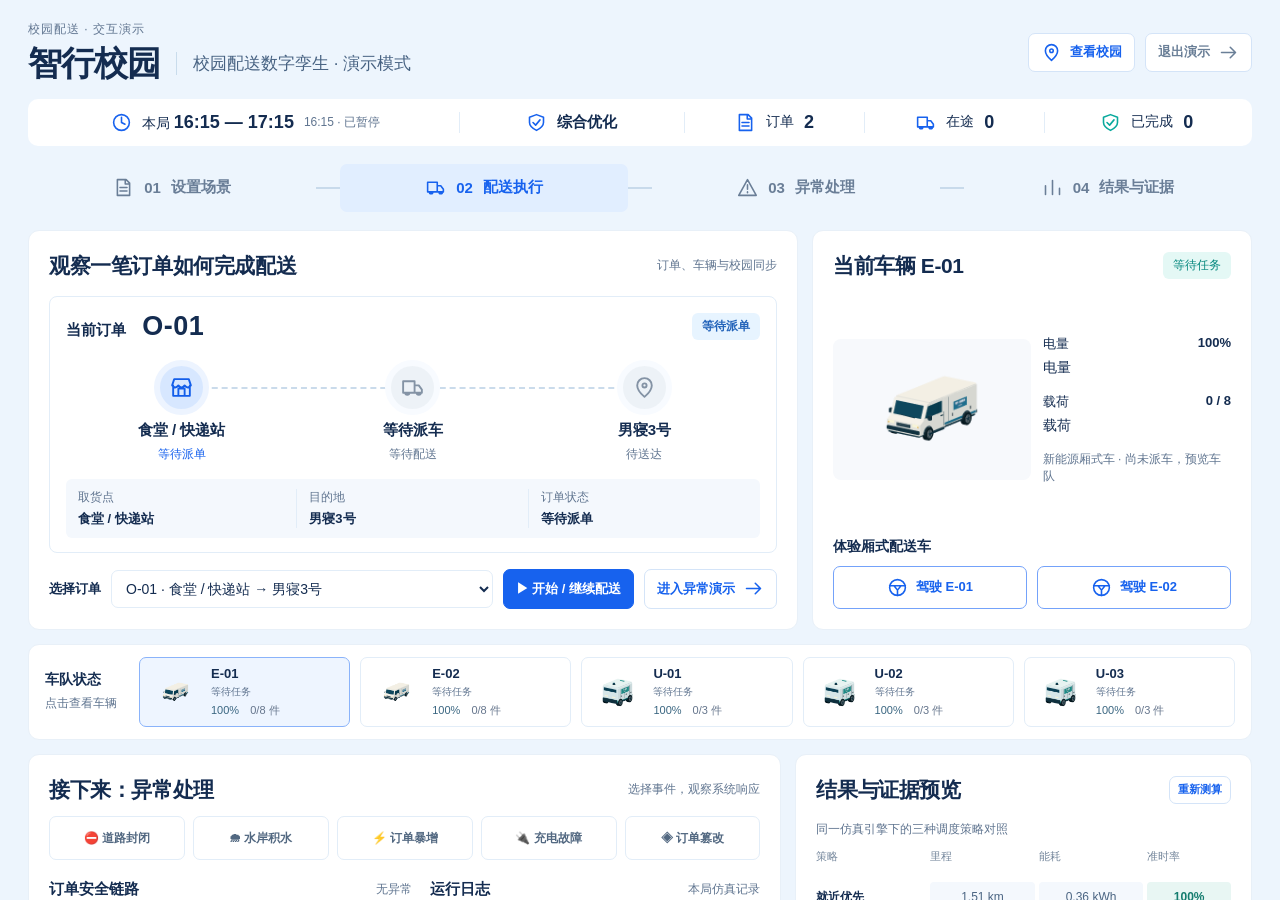
<file: index.html>
<!doctype html>
<html lang="zh-CN">
<head>
  <meta charset="utf-8"><meta name="viewport" content="width=device-width,initial-scale=1">
  <title>智行校园 · 配送演示导览</title>
  <link rel="icon" href="./favicon.svg">
  <link rel="stylesheet" href="cockpit/cockpit.css">
<style>.preview-bar{display:none!important}#model{height:100dvh!important}</style></head>
<body>
  <header class="preview-bar"><div><b>三维校园与驾驶舱</b><span>配送调度与三维校园同步 · 点击车辆进入驾驶舱</span></div><nav><button data-enter="E-01">驾驶 E-01</button><button data-enter="E-02">驾驶 E-02</button></nav></header>
  <iframe id="model" src="cockpit/model.html?v=20261031-guide" title="保留原有功能的校园配送网页"></iframe>
  <section id="cockpit" class="cockpit" hidden role="dialog" aria-modal="true" aria-label="左侧主驾驶位">
    <div id="viewport" class="viewport" aria-label="鼠标拖动观察窗外校园"></div>
    <header class="cockpit-header"><div class="live-pill"><i></i><strong id="carLabel">E-01 主驾驶位</strong><span>系统转向</span></div><div class="cockpit-actions"><button id="centerView">回正视线</button><button id="exit">退出驾驶舱 ↗</button></div></header>
    <div class="route-hud"><span id="driveStage">前往取货</span><strong id="routeTitle">校园配送</strong><small id="nextRoad">载入路线</small></div>
    <div class="look-hint" id="lookHint"><span class="mouse-mark">↔</span>按住鼠标拖动，可以观察左右车窗<span>双击回正</span></div>
    <div class="screen-tabs" id="screenTabs" role="tablist" aria-label="车内中控屏"><button data-screen="map" class="active" role="tab" aria-selected="true">地图</button><button data-screen="task" role="tab" aria-selected="false">任务</button><button data-screen="data" role="tab" aria-selected="false">车辆数据</button></div>
    <footer class="drive-dock"><div class="dock-status"><strong id="speedText">0.0 <small>km/h</small></strong><span id="dockInfo">电量 100% · 本车里程 0.00 km</span></div><div class="drive-buttons"><button id="forward"><span>↑</span>按住前进<kbd>W</kbd></button><button id="brake">Ⅱ 制动<kbd>空格</kbd></button><button id="auto">恢复自动</button></div><div class="dock-note"><span id="ownership">人工控制速度</span><small id="experienceClock">人工驾驶 1× · 自动转向</small></div></footer>
    <div id="notice" class="notice" role="status"></div>
    <div id="loading" class="loading">正在准备校园与驾驶舱…</div>
  </section>
  <script type="module" src="cockpit/main.js"></script>
</body>
</html>
</file>
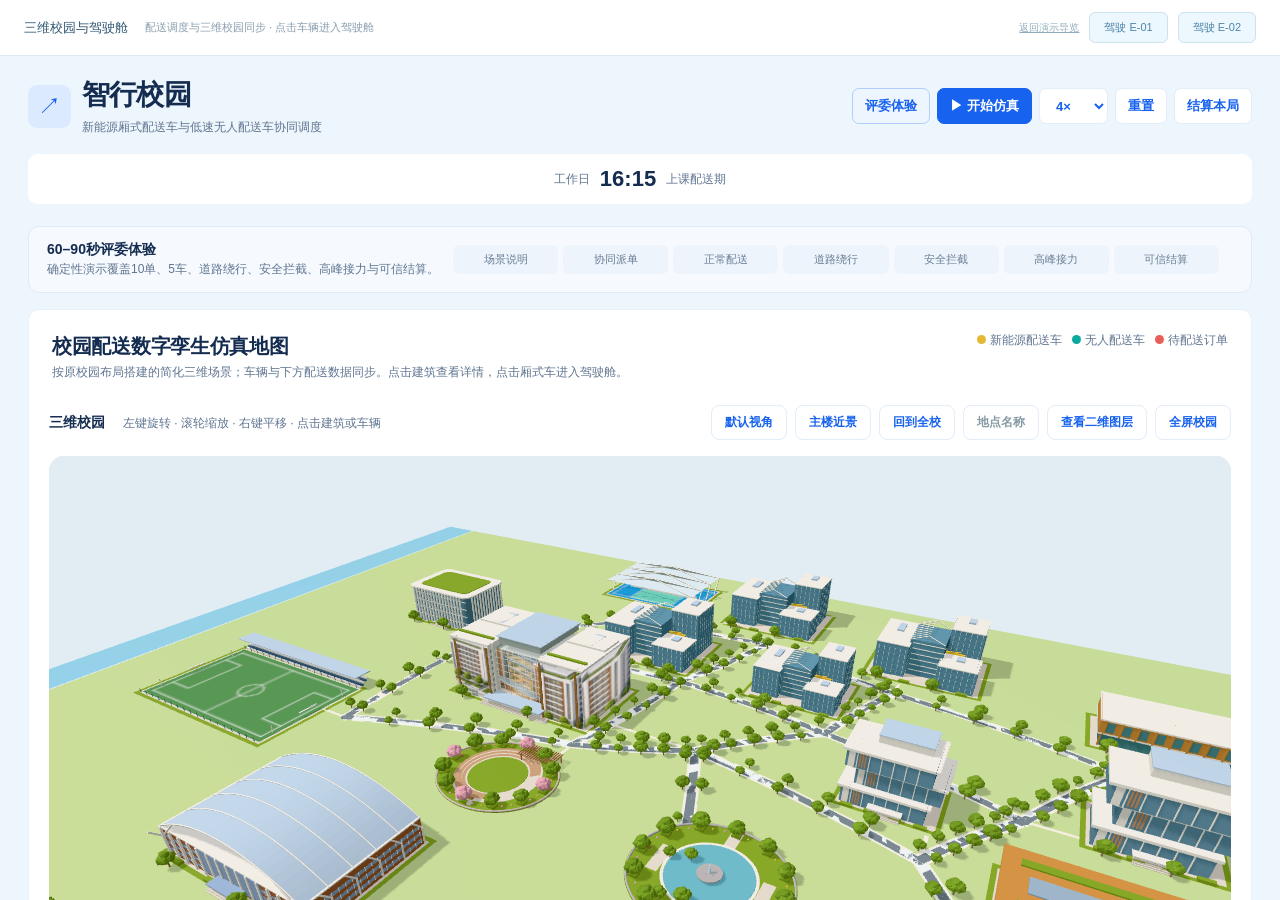
<file: classic.html>
<!doctype html>
<html lang="zh-CN">
<head>
  <meta charset="utf-8"><meta name="viewport" content="width=device-width,initial-scale=1">
  <title>智行校园 · 三维校园与驾驶舱</title>
  <link rel="icon" href="./favicon.svg">
  <link rel="stylesheet" href="cockpit/cockpit.css">
</head>
<body>
  <header class="preview-bar"><div><b>三维校园与驾驶舱</b><span>配送调度与三维校园同步 · 点击车辆进入驾驶舱</span></div><nav><a href="./">返回演示导览</a><button data-enter="E-01">驾驶 E-01</button><button data-enter="E-02">驾驶 E-02</button></nav></header>
  <iframe id="model" src="cockpit/classic-model.html" title="保留原有功能的校园配送网页"></iframe>
  <section id="cockpit" class="cockpit" hidden role="dialog" aria-modal="true" aria-label="左侧主驾驶位">
    <div id="viewport" class="viewport" aria-label="鼠标拖动观察窗外校园"></div>
    <header class="cockpit-header"><div class="live-pill"><i></i><strong id="carLabel">E-01 主驾驶位</strong><span>系统转向</span></div><div class="cockpit-actions"><button id="centerView">回正视线</button><button id="exit">退出驾驶舱 ↗</button></div></header>
    <div class="route-hud"><span id="driveStage">前往取货</span><strong id="routeTitle">校园配送</strong><small id="nextRoad">载入路线</small></div>
    <div class="look-hint" id="lookHint"><span class="mouse-mark">↔</span>按住鼠标拖动，可以观察左右车窗<span>双击回正</span></div>
    <div class="screen-tabs" id="screenTabs" role="tablist" aria-label="车内中控屏"><button data-screen="map" class="active" role="tab" aria-selected="true">地图</button><button data-screen="task" role="tab" aria-selected="false">任务</button><button data-screen="data" role="tab" aria-selected="false">车辆数据</button></div>
    <footer class="drive-dock"><div class="dock-status"><strong id="speedText">0.0 <small>km/h</small></strong><span id="dockInfo">电量 100% · 本车里程 0.00 km</span></div><div class="drive-buttons"><button id="forward"><span>↑</span>按住前进<kbd>W</kbd></button><button id="brake">Ⅱ 制动<kbd>空格</kbd></button><button id="auto">恢复自动</button></div><div class="dock-note"><span id="ownership">人工控制速度</span><small id="experienceClock">人工驾驶 1× · 自动转向</small></div></footer>
    <div id="notice" class="notice" role="status"></div>
    <div id="loading" class="loading">正在准备校园与驾驶舱…</div>
  </section>
  <script type="module" src="cockpit/main.js"></script>
</body>
</html>
</file>
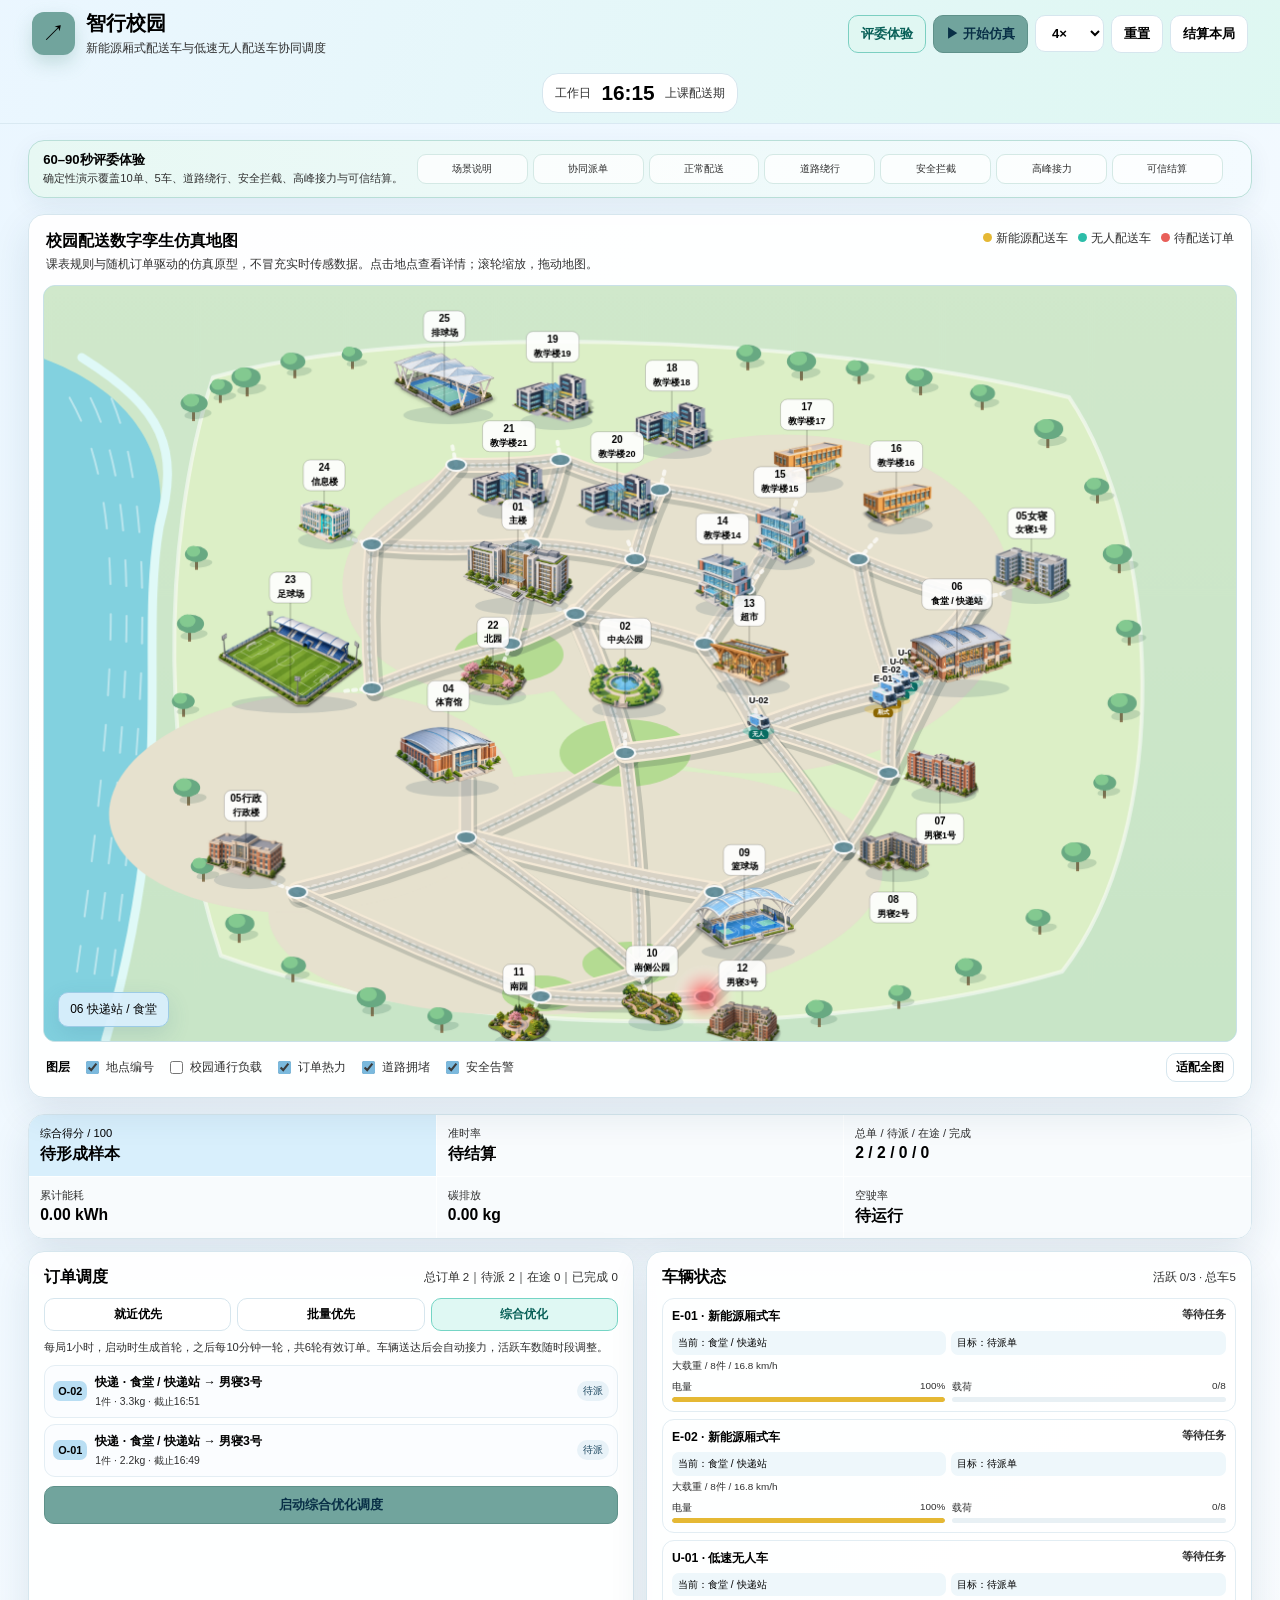
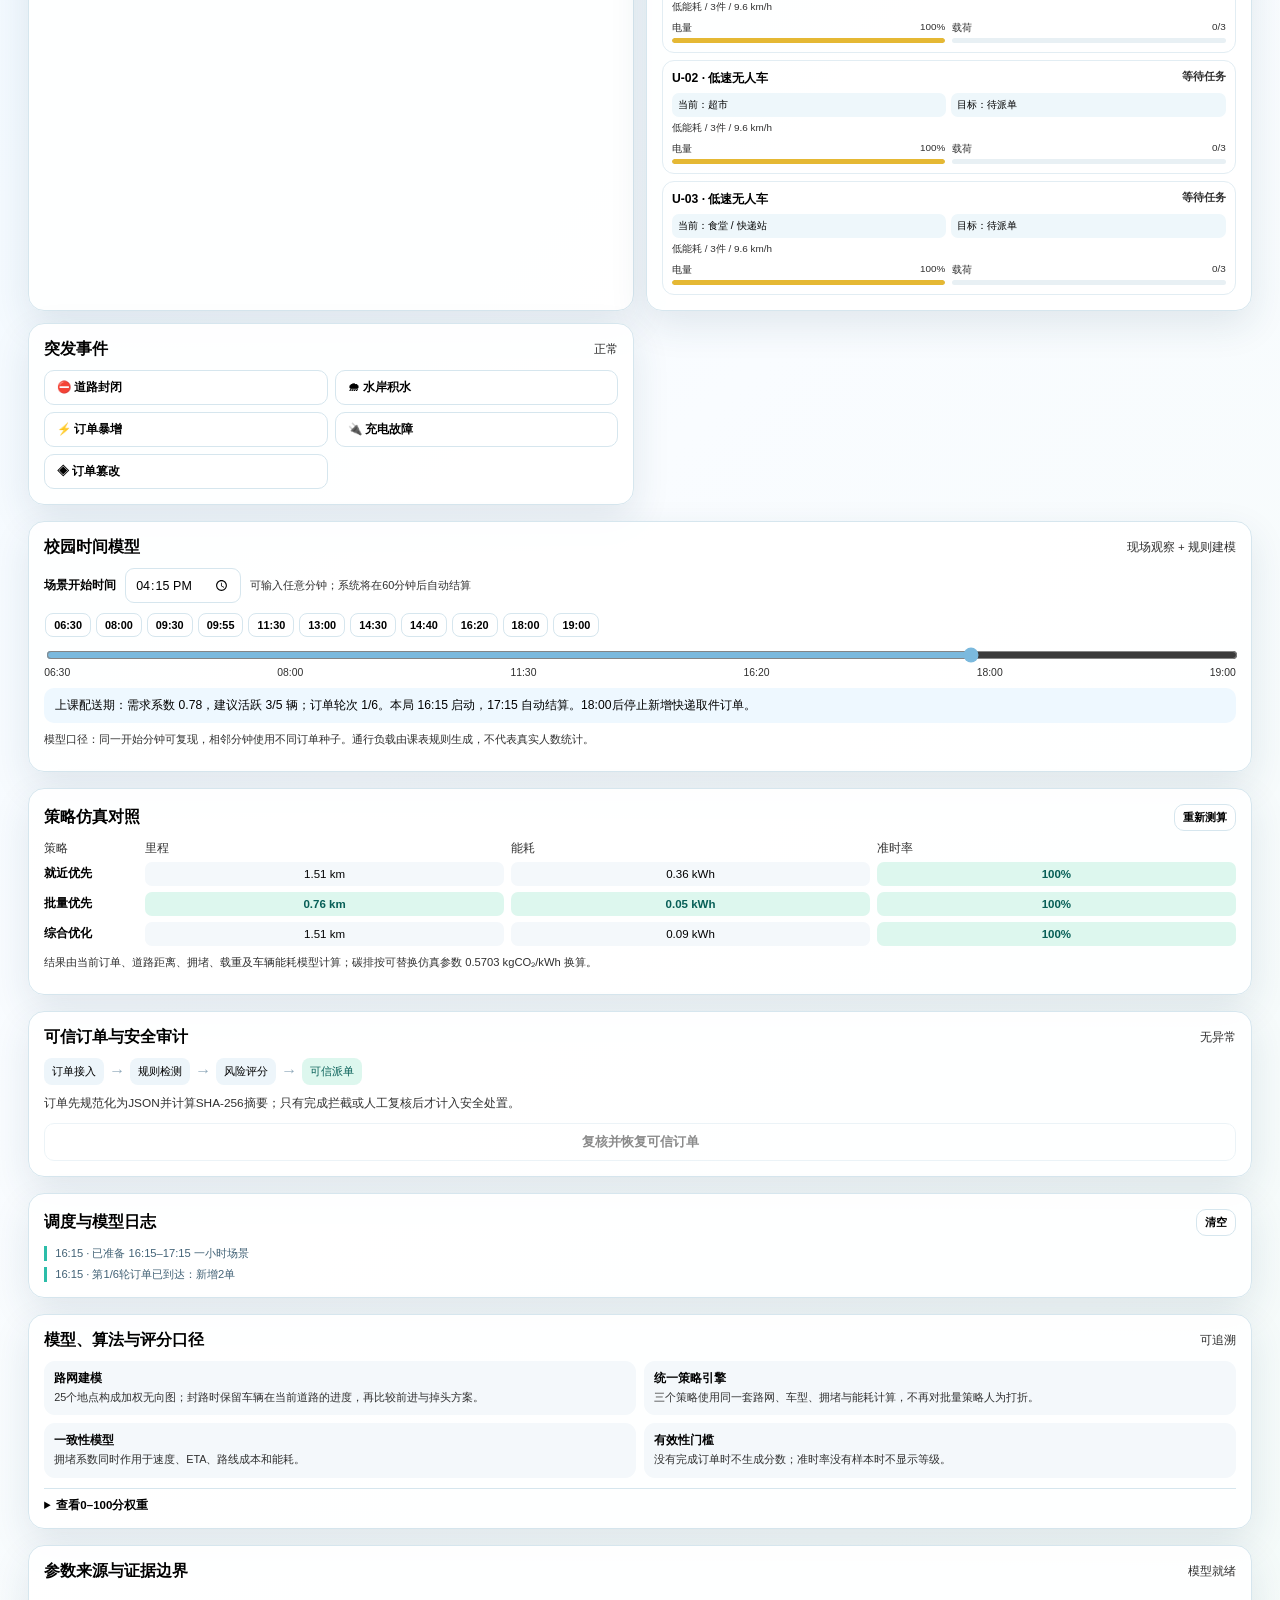
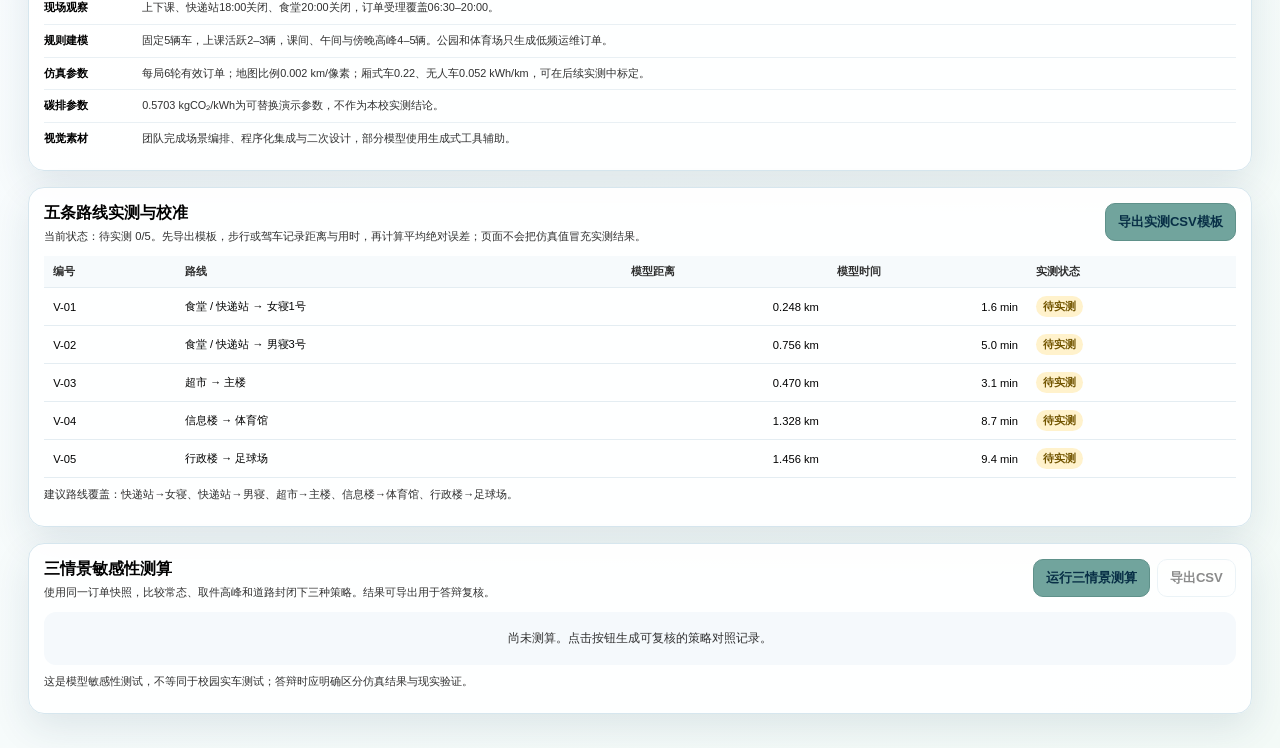
<file: legacy.html>
<!doctype html>
<html lang="zh-CN">
<head>
  <meta charset="utf-8">
  <meta name="viewport" content="width=device-width, initial-scale=1">
  <meta name="theme-color" content="#d8effc">
  <meta name="description" content="校园新能源配送车与无人配送车协同调度数字孪生互动仿真">
  <title>智行校园 · 配送调度数字孪生</title>
  <link rel="icon" type="image/svg+xml" href="favicon.svg">
  <link rel="stylesheet" href="styles.css?v=20260920-soft-blue">
  <link rel="stylesheet" href="overlap-fixes.css?v=20260920-soft-blue">
</head>
<body>
  <header class="topbar">
    <div class="brand"><span class="brand-mark">↗</span><div><h1>智行校园</h1><p>新能源厢式配送车与低速无人配送车协同调度</p></div></div>
    <div class="clock-block"><span id="dayType">工作日</span><strong id="simClock">16:15</strong><span id="periodLabel">上课配送期</span></div>
    <div class="top-actions">
      <button id="judgeModeBtn" class="judge-action">评委体验</button>
      <button id="playBtn" class="primary">▶ 开始仿真</button>
      <select id="speedSelect" aria-label="仿真速度"><option value="1">1×</option><option value="2">2×</option><option value="4" selected>4×</option><option value="12">12×</option></select>
      <button id="resetBtn">重置</button><button id="settleBtn">结算本局</button>
    </div>
  </header>
  <main class="workspace">
    <section id="judgeGuide" class="judge-guide" aria-live="polite">
      <div class="judge-copy"><strong>60–90秒评委体验</strong><span id="judgeGuideText">确定性演示：10单、5车、6轮、真实结算。</span></div>
      <div class="judge-steps" aria-label="演示步骤"><span data-demo-step="1">场景说明</span><span data-demo-step="2">协同派单</span><span data-demo-step="3">正常配送</span><span data-demo-step="4">道路绕行</span><span data-demo-step="5">安全拦截</span><span data-demo-step="6">高峰接力</span><span data-demo-step="7">可信结算</span></div>
      <div class="judge-controls"><button id="judgePrev" hidden title="回看上一阶段说明，不回滚已发生的车辆状态">上一步说明</button><button id="judgePause" hidden>暂停</button><button id="judgeNext" hidden>下一步</button><button id="judgeRestart" hidden>重新开始</button><button id="stopJudgeMode" hidden>退出演示</button></div>
    </section>
    <section class="map-card card">
      <div class="map-head"><div><h2>校园配送数字孪生仿真地图</h2><p id="mapHelp">课表规则与随机订单驱动的仿真原型，不冒充实时传感数据。点击地点查看详情；滚轮缩放，拖动地图。</p></div><div class="legend"><span><i class="van-dot"></i>新能源配送车</span><span><i class="bot-dot"></i>无人配送车</span><span><i class="order-dot"></i>待配送订单</span></div></div>
      <div class="canvas-wrap"><canvas id="map" width="1200" height="760" aria-label="完整校园配送数字孪生地图"></canvas><div class="map-tip" id="mapTip">06 快递站 / 食堂</div></div>
      <div class="layerbar" aria-label="地图图层"><strong>图层</strong><label><input type="checkbox" data-layer="labels" checked>地点编号</label><label><input type="checkbox" data-layer="mobility">校园通行负载</label><label><input type="checkbox" data-layer="orders" checked>订单热力</label><label><input type="checkbox" data-layer="traffic" checked>道路拥堵</label><label><input type="checkbox" data-layer="security" checked>安全告警</label><button id="fitMap">适配全图</button></div>
    </section>
    <aside class="control-column">
      <section class="metrics card"><div class="metric score" title="0–100分：准时40、完成25、能效15、有效载程10、安全10；无完成样本不评分"><span>综合得分 / 100</span><strong id="score">待形成样本</strong></div><div class="metric" title="已准时完成订单数除以已完成与已逾期订单总数"><span>准时率</span><strong id="ontime">待结算</strong></div><div class="metric"><span>总单 / 待派 / 在途 / 完成</span><strong id="pending">0 / 0 / 0 / 0</strong></div><div class="metric"><span>累计能耗</span><strong id="energy">0.00 kWh</strong></div><div class="metric"><span>碳排放</span><strong id="carbon">0.00 kg</strong></div><div class="metric"><span>空驶率</span><strong id="emptyRate">待运行</strong></div></section>
      <section class="card panel"><div class="panel-title"><h2>订单调度</h2><span id="orderCount">0 条</span></div><div class="strategy-row" role="group" aria-label="自动调度策略"><button data-strategy="nearest">就近优先</button><button data-strategy="batch">批量优先</button><button data-strategy="eco" class="active">综合优化</button></div><p class="microcopy">每局1小时，启动时生成首轮，之后每10分钟一轮，共6轮有效订单。车辆送达后会自动接力，活跃车数随时段调整。</p><div id="orderList" class="order-list"></div><button id="autoDispatch" class="wide primary">启动综合优化调度</button></section>
      <section class="card panel"><div class="panel-title"><h2>车辆状态</h2><span>实时</span></div><div id="fleetList" class="fleet-list"></div></section>
      <section class="card panel"><div class="panel-title"><h2>突发事件</h2><span id="eventState">正常</span></div><div class="event-grid"><button data-event="closure">⛔ 道路封闭</button><button data-event="flood">🌧 水岸积水</button><button data-event="surge">⚡ 订单暴增</button><button data-event="charger">🔌 充电故障</button><button data-event="attack">◈ 订单篡改</button></div></section>
    </aside>
    <section class="lower-grid">
      <article class="card panel timeline-card"><div class="panel-title"><h2>校园时间模型</h2><span>现场观察 + 规则建模</span></div><div class="time-controls"><label for="exactTime">场景开始时间</label><input id="exactTime" type="time" min="06:30" max="19:00" step="60" value="16:15"><span>可输入任意分钟；系统将在60分钟后自动结算</span></div><div class="time-presets" role="group" aria-label="课表快捷时间"><button data-time="390">06:30</button><button data-time="480">08:00</button><button data-time="570">09:30</button><button data-time="595">09:55</button><button data-time="690">11:30</button><button data-time="780">13:00</button><button data-time="870">14:30</button><button data-time="880">14:40</button><button data-time="980">16:20</button><button data-time="1080">18:00</button><button data-time="1140">19:00</button></div><input id="timeSlider" type="range" min="390" max="1140" value="975" step="1" aria-label="校园仿真开始时间"><div class="time-axis"><span>06:30</span><span>08:00</span><span>11:30</span><span>16:20</span><span>18:00</span><span>19:00</span></div><div id="scheduleText" class="schedule-note"></div><p class="source-note">模型口径：同一开始分钟可复现，相邻分钟使用不同订单种子。通行负载由课表规则生成，不代表真实人数统计。</p></article>
      <article class="card panel compare-card"><div class="panel-title"><h2>策略仿真对照</h2><button id="refreshCompare">重新测算</button></div><div id="compareTable" class="compare-table"></div><p class="source-note">结果由当前订单、道路距离、拥堵、载重及车辆能耗模型计算；碳排按可替换仿真参数 0.5703 kgCO₂/kWh 换算。</p></article>
      <article class="card panel security-card"><div class="panel-title"><h2>可信订单与安全审计</h2><span id="securityStatus">无异常</span></div><div id="securityFlow" class="security-flow"><span>订单接入</span><b>→</b><span>规则检测</span><b>→</b><span>风险评分</span><b>→</b><span>可信派单</span></div><div id="securityDetail" class="security-detail">系统校验订单时间、目的地、签名与历史行为。异常订单不会直接进入车辆调度。</div><button id="reviewAttack" class="wide" disabled>复核并恢复可信订单</button></article>
      <article class="card panel log-card"><div class="panel-title"><h2>调度与模型日志</h2><button id="clearLog">清空</button></div><ul id="log" class="log"></ul></article>
      <article class="card panel model-card"><div class="panel-title"><h2>模型、算法与评分口径</h2><span>可追溯</span></div><div class="model-flow"><div><strong>路网建模</strong><span>25个地点构成加权无向图；封路时保留车辆在当前道路的进度，再比较前进与掉头方案。</span></div><div><strong>统一策略引擎</strong><span>三个策略使用同一套路网、车型、拥堵与能耗计算，不再对批量策略人为打折。</span></div><div><strong>一致性模型</strong><span>拥堵系数同时作用于速度、ETA、路线成本和能耗。</span></div><div><strong>有效性门槛</strong><span>没有完成订单时不生成分数；准时率没有样本时不显示等级。</span></div></div><details><summary>查看0–100分权重</summary><p>准时率40分 + 订单完成率25分 + 能耗效率15分 + 有效载程比例10分 + 安全处置10分。所有分项由同一局仿真实际记录计算。</p></details></article>
      <article class="card panel evidence-card"><div class="panel-title"><h2>参数来源与证据边界</h2><span id="modelLoadStatus">模型载入中</span></div><div class="evidence-list"><div><b>现场观察</b><span>上下课、快递站18:00关闭、食堂20:00关闭，订单受理覆盖06:30–20:00。</span></div><div><b>规则建模</b><span>固定5辆车，上课活跃2–3辆，课间、午间与傍晚高峰4–5辆。公园和体育场只生成低频运维订单。</span></div><div><b>仿真参数</b><span>每局6轮有效订单；地图比例0.002 km/像素；厢式车0.22、无人车0.052 kWh/km，可在后续实测中标定。</span></div><div><b>碳排参数</b><span>0.5703 kgCO₂/kWh为可替换演示参数，不作为本校实测结论。</span></div><div><b>视觉素材</b><span>团队完成场景编排、程序化集成与二次设计，部分模型使用生成式工具辅助。</span></div></div></article>
      <article class="card panel validation-card"><div class="experiment-head"><div><h2>五条路线实测与校准</h2><p>当前状态：待实测 0/5。先导出模板，步行或驾车记录距离与用时，再计算平均绝对误差；页面不会把仿真值冒充实测结果。</p></div><div class="experiment-actions"><button id="exportValidation" class="primary">导出实测CSV模板</button></div></div><div id="validationRoutes" class="validation-routes"></div><p class="source-note">建议路线覆盖：快递站→女寝、快递站→男寝、超市→主楼、信息楼→体育馆、行政楼→足球场。</p></article>
      <article class="card panel experiment-card"><div class="experiment-head"><div><h2>三情景敏感性测算</h2><p>使用同一订单快照，比较常态、取件高峰和道路封闭下三种策略。结果可导出用于答辩复核。</p></div><div class="experiment-actions"><button id="runExperiments" class="primary">运行三情景测算</button><button id="exportExperiments" disabled>导出CSV</button></div></div><div id="experimentSummary" class="experiment-summary"><div class="empty">尚未测算。点击按钮生成可复核的策略对照记录。</div></div><p class="source-note">这是模型敏感性测试，不等同于校园实车测试；答辩时应明确区分仿真结果与现实验证。</p></article>
    </section>
  </main>
  <dialog id="resultDialog"><div class="result-head"><span>本局结算</span><button id="closeResult" aria-label="关闭">×</button></div><h2 id="resultTitle">调度表现</h2><div id="resultScore" class="result-score">0</div><div id="resultBreakdown" class="result-breakdown"></div><p>指标来自本局实际订单、车辆路径、电量和异常处置记录。</p></dialog>
  <div id="toast" class="toast" role="status" aria-live="polite"></div>
  <script src="app.js?v=20261029-gym-access-1"></script>
</body>
</html>
</file>
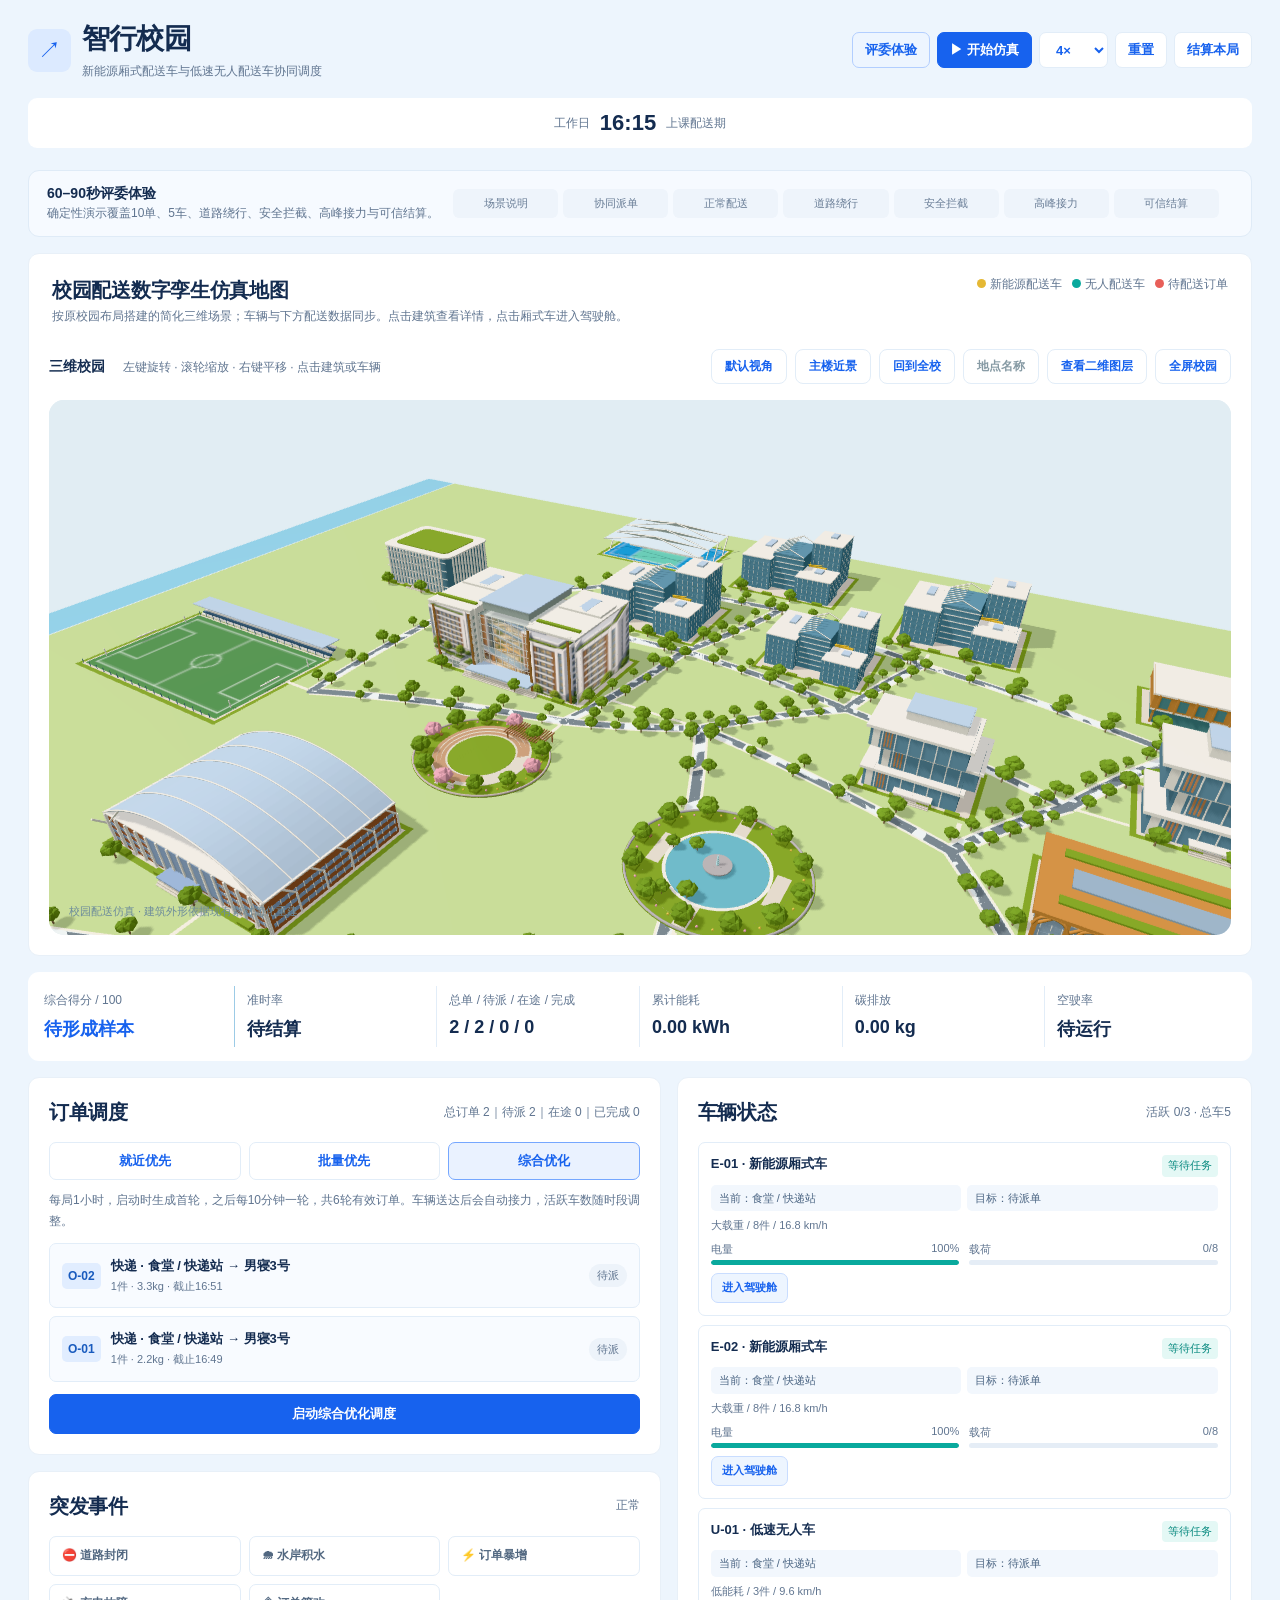
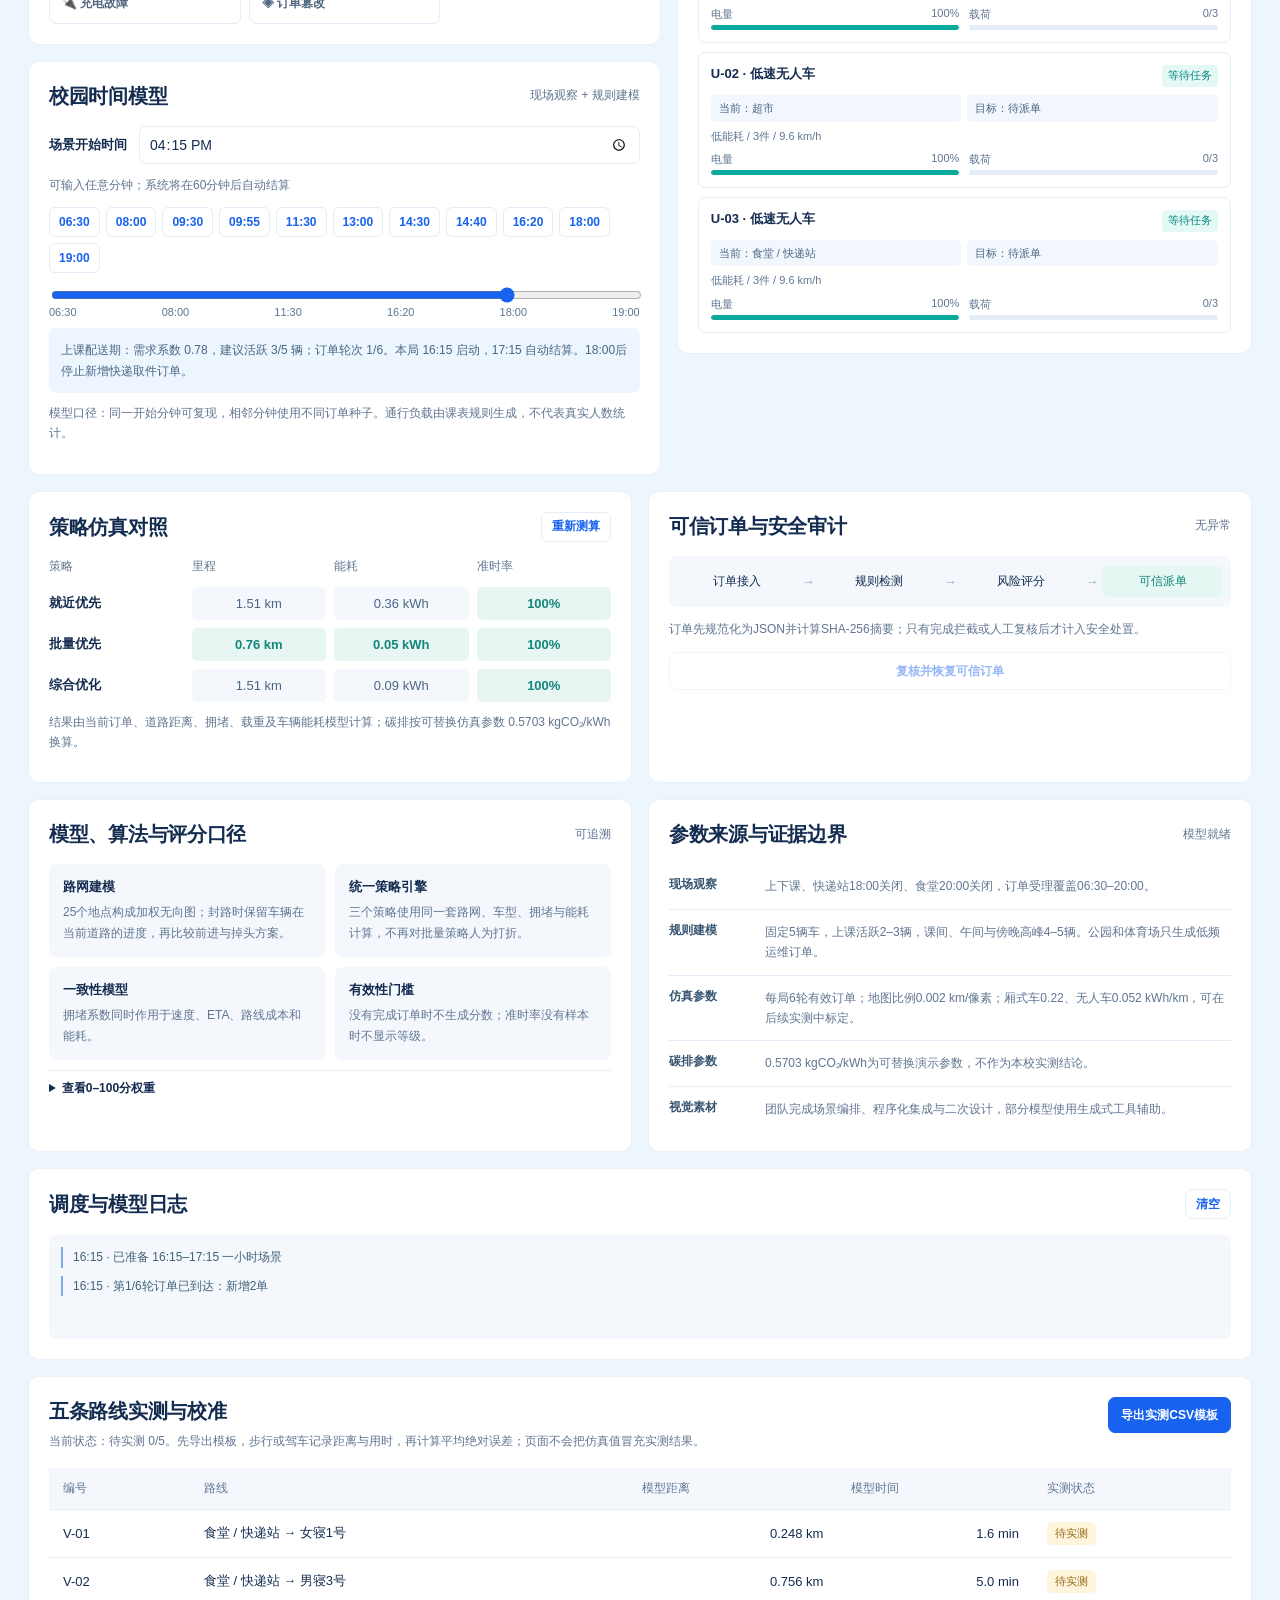
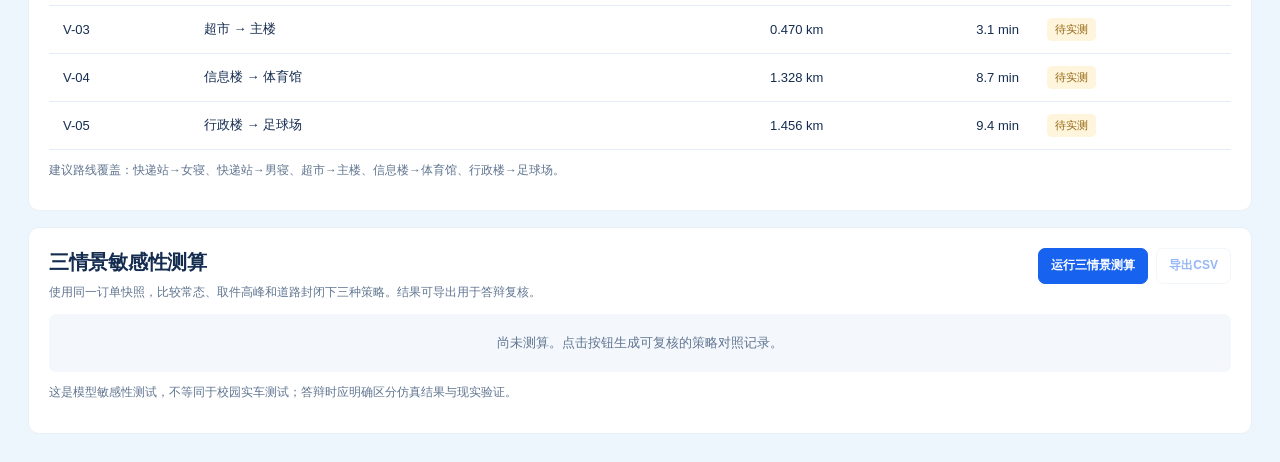
<file: cockpit/classic-model.html>
<!doctype html>
<html lang="zh-CN">
<head>
<base href="../">
  <meta charset="utf-8">
  <meta name="viewport" content="width=device-width, initial-scale=1">
  <meta name="theme-color" content="#d8effc">
  <meta name="description" content="校园新能源配送车与无人配送车协同调度数字孪生互动仿真">
  <title>智行校园 · 配送调度数字孪生</title>
  <link rel="icon" type="image/svg+xml" href="favicon.svg">
  <link rel="stylesheet" href="styles.css?v=20260920-soft-blue">
  <link rel="stylesheet" href="overlap-fixes.css?v=20260920-soft-blue">
  <link rel="stylesheet" href="cockpit/dashboard-layout.css">
<link rel="stylesheet" href="data-refresh/refresh.css"></head>
<body>
  <header class="topbar">
    <div class="brand"><span class="brand-mark">↗</span><div><h1>智行校园</h1><p>新能源厢式配送车与低速无人配送车协同调度</p></div></div>
    <div class="clock-block"><span id="dayType">工作日</span><strong id="simClock">16:15</strong><span id="periodLabel">上课配送期</span></div>
    <div class="top-actions">
      <button id="judgeModeBtn" class="judge-action">评委体验</button>
      <button id="playBtn" class="primary">▶ 开始仿真</button>
      <select id="speedSelect" aria-label="仿真速度"><option value="1">1×</option><option value="2">2×</option><option value="4" selected>4×</option><option value="12">12×</option></select>
      <button id="resetBtn">重置</button><button id="settleBtn">结算本局</button>
    </div>
  </header>
  <main class="workspace">
    <section id="judgeGuide" class="judge-guide" aria-live="polite">
      <div class="judge-copy"><strong>60–90秒评委体验</strong><span id="judgeGuideText">确定性演示：10单、5车、6轮、真实结算。</span></div>
      <div class="judge-steps" aria-label="演示步骤"><span data-demo-step="1">场景说明</span><span data-demo-step="2">协同派单</span><span data-demo-step="3">正常配送</span><span data-demo-step="4">道路绕行</span><span data-demo-step="5">安全拦截</span><span data-demo-step="6">高峰接力</span><span data-demo-step="7">可信结算</span></div>
      <div class="judge-controls"><button id="judgePrev" hidden title="回看上一阶段说明，不回滚已发生的车辆状态">上一步说明</button><button id="judgePause" hidden>暂停</button><button id="judgeNext" hidden>下一步</button><button id="judgeRestart" hidden>重新开始</button><button id="stopJudgeMode" hidden>退出演示</button></div>
    </section>
    <section class="map-card card">
      <div class="map-head"><div><h2>校园配送数字孪生仿真地图</h2><p id="mapHelp">课表规则与随机订单驱动的仿真原型，不冒充实时传感数据。点击地点查看详情；滚轮缩放，拖动地图。</p></div><div class="legend"><span><i class="van-dot"></i>新能源配送车</span><span><i class="bot-dot"></i>无人配送车</span><span><i class="order-dot"></i>待配送订单</span></div></div>
      <div class="campus-toolbar"><div><b>三维校园</b><span>左键旋转 · 滚轮缩放 · 右键平移 · 点击建筑或车辆</span></div><nav><button id="home3d">回到全校</button><button id="labels3d" aria-pressed="true">地点名称</button><button id="switchMap">查看二维图层</button></nav></div><div id="campus3d"><div id="campusLoading">正在构建三维校园…</div><div id="campusDetail" hidden></div><div class="campus-caption">校园配送仿真 · 建筑外形依据现有素材简化重建</div></div><div class="canvas-wrap" hidden><canvas id="map" width="1200" height="760" aria-label="完整校园配送数字孪生地图"></canvas><div class="map-tip" id="mapTip">06 快递站 / 食堂</div></div>
      <div class="layerbar" hidden aria-label="地图图层"><strong>图层</strong><label><input type="checkbox" data-layer="labels" checked>地点编号</label><label><input type="checkbox" data-layer="mobility">校园通行负载</label><label><input type="checkbox" data-layer="orders" checked>订单热力</label><label><input type="checkbox" data-layer="traffic" checked>道路拥堵</label><label><input type="checkbox" data-layer="security" checked>安全告警</label><button id="fitMap">适配全图</button></div>
    </section>
    <aside class="control-column">
      <section class="metrics card"><div class="metric score" title="0–100分：准时40、完成25、能效15、有效载程10、安全10；无完成样本不评分"><span>综合得分 / 100</span><strong id="score">待形成样本</strong></div><div class="metric" title="已准时完成订单数除以已完成与已逾期订单总数"><span>准时率</span><strong id="ontime">待结算</strong></div><div class="metric"><span>总单 / 待派 / 在途 / 完成</span><strong id="pending">0 / 0 / 0 / 0</strong></div><div class="metric"><span>累计能耗</span><strong id="energy">0.00 kWh</strong></div><div class="metric"><span>碳排放</span><strong id="carbon">0.00 kg</strong></div><div class="metric"><span>空驶率</span><strong id="emptyRate">待运行</strong></div></section>
      <section class="card panel"><div class="panel-title"><h2>订单调度</h2><span id="orderCount">0 条</span></div><div class="strategy-row" role="group" aria-label="自动调度策略"><button data-strategy="nearest">就近优先</button><button data-strategy="batch">批量优先</button><button data-strategy="eco" class="active">综合优化</button></div><p class="microcopy">每局1小时，启动时生成首轮，之后每10分钟一轮，共6轮有效订单。车辆送达后会自动接力，活跃车数随时段调整。</p><div id="orderList" class="order-list"></div><button id="autoDispatch" class="wide primary">启动综合优化调度</button></section>
      <section class="card panel"><div class="panel-title"><h2>车辆状态</h2><span>实时</span></div><div id="fleetList" class="fleet-list"></div></section>
      <section class="card panel"><div class="panel-title"><h2>突发事件</h2><span id="eventState">正常</span></div><div class="event-grid"><button data-event="closure">⛔ 道路封闭</button><button data-event="flood">🌧 水岸积水</button><button data-event="surge">⚡ 订单暴增</button><button data-event="charger">🔌 充电故障</button><button data-event="attack">◈ 订单篡改</button></div></section>
    </aside>
    <section class="lower-grid">
      <article class="card panel timeline-card"><div class="panel-title"><h2>校园时间模型</h2><span>现场观察 + 规则建模</span></div><div class="time-controls"><label for="exactTime">场景开始时间</label><input id="exactTime" type="time" min="06:30" max="19:00" step="60" value="16:15"><span>可输入任意分钟；系统将在60分钟后自动结算</span></div><div class="time-presets" role="group" aria-label="课表快捷时间"><button data-time="390">06:30</button><button data-time="480">08:00</button><button data-time="570">09:30</button><button data-time="595">09:55</button><button data-time="690">11:30</button><button data-time="780">13:00</button><button data-time="870">14:30</button><button data-time="880">14:40</button><button data-time="980">16:20</button><button data-time="1080">18:00</button><button data-time="1140">19:00</button></div><input id="timeSlider" type="range" min="390" max="1140" value="975" step="1" aria-label="校园仿真开始时间"><div class="time-axis"><span>06:30</span><span>08:00</span><span>11:30</span><span>16:20</span><span>18:00</span><span>19:00</span></div><div id="scheduleText" class="schedule-note"></div><p class="source-note">模型口径：同一开始分钟可复现，相邻分钟使用不同订单种子。通行负载由课表规则生成，不代表真实人数统计。</p></article>
      <article class="card panel compare-card"><div class="panel-title"><h2>策略仿真对照</h2><button id="refreshCompare">重新测算</button></div><div id="compareTable" class="compare-table"></div><p class="source-note">结果由当前订单、道路距离、拥堵、载重及车辆能耗模型计算；碳排按可替换仿真参数 0.5703 kgCO₂/kWh 换算。</p></article>
      <article class="card panel security-card"><div class="panel-title"><h2>可信订单与安全审计</h2><span id="securityStatus">无异常</span></div><div id="securityFlow" class="security-flow"><span>订单接入</span><b>→</b><span>规则检测</span><b>→</b><span>风险评分</span><b>→</b><span>可信派单</span></div><div id="securityDetail" class="security-detail">系统校验订单时间、目的地、签名与历史行为。异常订单不会直接进入车辆调度。</div><button id="reviewAttack" class="wide" disabled>复核并恢复可信订单</button></article>
      <article class="card panel log-card"><div class="panel-title"><h2>调度与模型日志</h2><button id="clearLog">清空</button></div><ul id="log" class="log"></ul></article>
      <article class="card panel model-card"><div class="panel-title"><h2>模型、算法与评分口径</h2><span>可追溯</span></div><div class="model-flow"><div><strong>路网建模</strong><span>25个地点构成加权无向图；封路时保留车辆在当前道路的进度，再比较前进与掉头方案。</span></div><div><strong>统一策略引擎</strong><span>三个策略使用同一套路网、车型、拥堵与能耗计算，不再对批量策略人为打折。</span></div><div><strong>一致性模型</strong><span>拥堵系数同时作用于速度、ETA、路线成本和能耗。</span></div><div><strong>有效性门槛</strong><span>没有完成订单时不生成分数；准时率没有样本时不显示等级。</span></div></div><details><summary>查看0–100分权重</summary><p>准时率40分 + 订单完成率25分 + 能耗效率15分 + 有效载程比例10分 + 安全处置10分。所有分项由同一局仿真实际记录计算。</p></details></article>
      <article class="card panel evidence-card"><div class="panel-title"><h2>参数来源与证据边界</h2><span id="modelLoadStatus">模型载入中</span></div><div class="evidence-list"><div><b>现场观察</b><span>上下课、快递站18:00关闭、食堂20:00关闭，订单受理覆盖06:30–20:00。</span></div><div><b>规则建模</b><span>固定5辆车，上课活跃2–3辆，课间、午间与傍晚高峰4–5辆。公园和体育场只生成低频运维订单。</span></div><div><b>仿真参数</b><span>每局6轮有效订单；地图比例0.002 km/像素；厢式车0.22、无人车0.052 kWh/km，可在后续实测中标定。</span></div><div><b>碳排参数</b><span>0.5703 kgCO₂/kWh为可替换演示参数，不作为本校实测结论。</span></div><div><b>视觉素材</b><span>团队完成场景编排、程序化集成与二次设计，部分模型使用生成式工具辅助。</span></div></div></article>
      <article class="card panel validation-card"><div class="experiment-head"><div><h2>五条路线实测与校准</h2><p>当前状态：待实测 0/5。先导出模板，步行或驾车记录距离与用时，再计算平均绝对误差；页面不会把仿真值冒充实测结果。</p></div><div class="experiment-actions"><button id="exportValidation" class="primary">导出实测CSV模板</button></div></div><div id="validationRoutes" class="validation-routes"></div><p class="source-note">建议路线覆盖：快递站→女寝、快递站→男寝、超市→主楼、信息楼→体育馆、行政楼→足球场。</p></article>
      <article class="card panel experiment-card"><div class="experiment-head"><div><h2>三情景敏感性测算</h2><p>使用同一订单快照，比较常态、取件高峰和道路封闭下三种策略。结果可导出用于答辩复核。</p></div><div class="experiment-actions"><button id="runExperiments" class="primary">运行三情景测算</button><button id="exportExperiments" disabled>导出CSV</button></div></div><div id="experimentSummary" class="experiment-summary"><div class="empty">尚未测算。点击按钮生成可复核的策略对照记录。</div></div><p class="source-note">这是模型敏感性测试，不等同于校园实车测试；答辩时应明确区分仿真结果与现实验证。</p></article>
    </section>
  </main>
  <dialog id="resultDialog"><div class="result-head"><span>本局结算</span><button id="closeResult" aria-label="关闭">×</button></div><h2 id="resultTitle">调度表现</h2><div id="resultScore" class="result-score">0</div><div id="resultBreakdown" class="result-breakdown"></div><p>指标来自本局实际订单、车辆路径、电量和异常处置记录。</p></dialog>
  <div id="toast" class="toast" role="status" aria-live="polite"></div>
  <script src="app.js?v=20261029-gym-access-1"></script>
<script src="cockpit/model-bridge.js"></script>
<script src="data-refresh/refresh.js"></script>
<script type="module" src="cockpit/overview.js"></script></body>
</html>
</file>
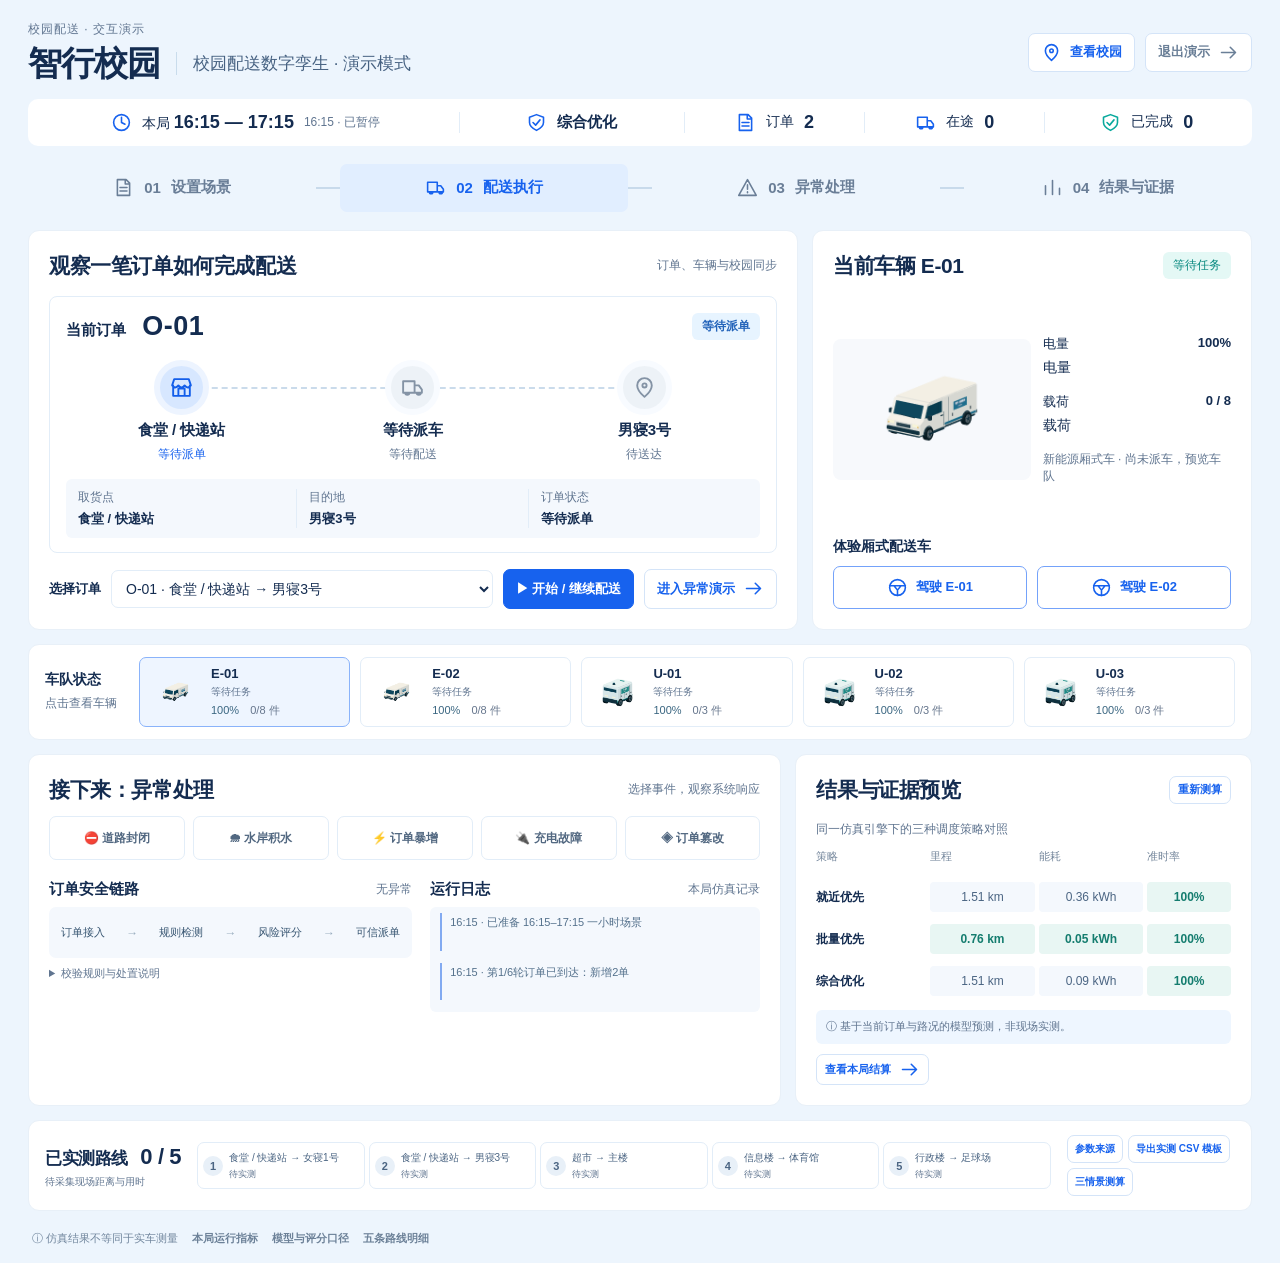
<file: cockpit/model.html>
<!doctype html>
<html lang="zh-CN">
<head>
<base href="../">
  <meta charset="utf-8">
  <meta name="viewport" content="width=device-width, initial-scale=1">
  <meta name="theme-color" content="#d8effc">
  <meta name="description" content="校园新能源配送车与无人配送车协同调度数字孪生互动仿真">
  <title>智行校园 · 配送调度数字孪生</title>
  <link rel="icon" type="image/svg+xml" href="favicon.svg">
  <link rel="stylesheet" href="styles.css?v=20260920-soft-blue">
  <link rel="stylesheet" href="overlap-fixes.css?v=20260920-soft-blue">
  <link rel="stylesheet" href="cockpit/dashboard-layout.css">
<link rel="stylesheet" href="guide/guide.css"></head>
<body>
  <header class="topbar">
    <div class="brand"><span class="brand-mark">↗</span><div><h1>智行校园</h1><p>新能源厢式配送车与低速无人配送车协同调度</p></div></div>
    <div class="clock-block"><span id="dayType">工作日</span><strong id="simClock">16:15</strong><span id="periodLabel">上课配送期</span></div>
    <div class="top-actions">
      <button id="judgeModeBtn" class="judge-action">评委体验</button>
      <button id="playBtn" class="primary">▶ 开始仿真</button>
      <select id="speedSelect" aria-label="仿真速度"><option value="1">1×</option><option value="2">2×</option><option value="4" selected>4×</option><option value="12">12×</option></select>
      <button id="resetBtn">重置</button><button id="settleBtn">结算本局</button>
    </div>
  </header>
  <main class="workspace">
    <section id="judgeGuide" class="judge-guide" aria-live="polite">
      <div class="judge-copy"><strong>60–90秒评委体验</strong><span id="judgeGuideText">确定性演示：10单、5车、6轮、真实结算。</span></div>
      <div class="judge-steps" aria-label="演示步骤"><span data-demo-step="1">场景说明</span><span data-demo-step="2">协同派单</span><span data-demo-step="3">正常配送</span><span data-demo-step="4">道路绕行</span><span data-demo-step="5">安全拦截</span><span data-demo-step="6">高峰接力</span><span data-demo-step="7">可信结算</span></div>
      <div class="judge-controls"><button id="judgePrev" hidden title="回看上一阶段说明，不回滚已发生的车辆状态">上一步说明</button><button id="judgePause" hidden>暂停</button><button id="judgeNext" hidden>下一步</button><button id="judgeRestart" hidden>重新开始</button><button id="stopJudgeMode" hidden>退出演示</button></div>
    </section>
    <section class="map-card card">
      <div class="map-head"><div><h2>校园配送数字孪生仿真地图</h2><p id="mapHelp">课表规则与随机订单驱动的仿真原型，不冒充实时传感数据。点击地点查看详情；滚轮缩放，拖动地图。</p></div><div class="legend"><span><i class="van-dot"></i>新能源配送车</span><span><i class="bot-dot"></i>无人配送车</span><span><i class="order-dot"></i>待配送订单</span></div></div>
      <div class="campus-toolbar"><div><b>三维校园</b><span>左键旋转 · 滚轮缩放 · 右键平移 · 点击建筑或车辆</span></div><nav><button id="home3d">回到全校</button><button id="labels3d" aria-pressed="true">地点名称</button><button id="switchMap">查看二维图层</button></nav></div><div id="campus3d"><div id="campusLoading">正在构建三维校园…</div><div id="campusDetail" hidden></div><div class="campus-caption">校园配送仿真 · 建筑外形依据现有素材简化重建</div></div><div class="canvas-wrap" hidden><canvas id="map" width="1200" height="760" aria-label="完整校园配送数字孪生地图"></canvas><div class="map-tip" id="mapTip">06 快递站 / 食堂</div></div>
      <div class="layerbar" hidden aria-label="地图图层"><strong>图层</strong><label><input type="checkbox" data-layer="labels" checked>地点编号</label><label><input type="checkbox" data-layer="mobility">校园通行负载</label><label><input type="checkbox" data-layer="orders" checked>订单热力</label><label><input type="checkbox" data-layer="traffic" checked>道路拥堵</label><label><input type="checkbox" data-layer="security" checked>安全告警</label><button id="fitMap">适配全图</button></div>
    </section>
    <aside class="control-column">
      <section class="metrics card"><div class="metric score" title="0–100分：准时40、完成25、能效15、有效载程10、安全10；无完成样本不评分"><span>综合得分 / 100</span><strong id="score">待形成样本</strong></div><div class="metric" title="已准时完成订单数除以已完成与已逾期订单总数"><span>准时率</span><strong id="ontime">待结算</strong></div><div class="metric"><span>总单 / 待派 / 在途 / 完成</span><strong id="pending">0 / 0 / 0 / 0</strong></div><div class="metric"><span>累计能耗</span><strong id="energy">0.00 kWh</strong></div><div class="metric"><span>碳排放</span><strong id="carbon">0.00 kg</strong></div><div class="metric"><span>空驶率</span><strong id="emptyRate">待运行</strong></div></section>
      <section class="card panel"><div class="panel-title"><h2>订单调度</h2><span id="orderCount">0 条</span></div><div class="strategy-row" role="group" aria-label="自动调度策略"><button data-strategy="nearest">就近优先</button><button data-strategy="batch">批量优先</button><button data-strategy="eco" class="active">综合优化</button></div><p class="microcopy">每局1小时，启动时生成首轮，之后每10分钟一轮，共6轮有效订单。车辆送达后会自动接力，活跃车数随时段调整。</p><div id="orderList" class="order-list"></div><button id="autoDispatch" class="wide primary">启动综合优化调度</button></section>
      <section class="card panel"><div class="panel-title"><h2>车辆状态</h2><span>实时</span></div><div id="fleetList" class="fleet-list"></div></section>
      <section class="card panel"><div class="panel-title"><h2>突发事件</h2><span id="eventState">正常</span></div><div class="event-grid"><button data-event="closure">⛔ 道路封闭</button><button data-event="flood">🌧 水岸积水</button><button data-event="surge">⚡ 订单暴增</button><button data-event="charger">🔌 充电故障</button><button data-event="attack">◈ 订单篡改</button></div></section>
    </aside>
    <section class="lower-grid">
      <article class="card panel timeline-card"><div class="panel-title"><h2>校园时间模型</h2><span>现场观察 + 规则建模</span></div><div class="time-controls"><label for="exactTime">场景开始时间</label><input id="exactTime" type="time" min="06:30" max="19:00" step="60" value="16:15"><span>可输入任意分钟；系统将在60分钟后自动结算</span></div><div class="time-presets" role="group" aria-label="课表快捷时间"><button data-time="390">06:30</button><button data-time="480">08:00</button><button data-time="570">09:30</button><button data-time="595">09:55</button><button data-time="690">11:30</button><button data-time="780">13:00</button><button data-time="870">14:30</button><button data-time="880">14:40</button><button data-time="980">16:20</button><button data-time="1080">18:00</button><button data-time="1140">19:00</button></div><input id="timeSlider" type="range" min="390" max="1140" value="975" step="1" aria-label="校园仿真开始时间"><div class="time-axis"><span>06:30</span><span>08:00</span><span>11:30</span><span>16:20</span><span>18:00</span><span>19:00</span></div><div id="scheduleText" class="schedule-note"></div><p class="source-note">模型口径：同一开始分钟可复现，相邻分钟使用不同订单种子。通行负载由课表规则生成，不代表真实人数统计。</p></article>
      <article class="card panel compare-card"><div class="panel-title"><h2>策略仿真对照</h2><button id="refreshCompare">重新测算</button></div><div id="compareTable" class="compare-table"></div><p class="source-note">结果由当前订单、道路距离、拥堵、载重及车辆能耗模型计算；碳排按可替换仿真参数 0.5703 kgCO₂/kWh 换算。</p></article>
      <article class="card panel security-card"><div class="panel-title"><h2>可信订单与安全审计</h2><span id="securityStatus">无异常</span></div><div id="securityFlow" class="security-flow"><span>订单接入</span><b>→</b><span>规则检测</span><b>→</b><span>风险评分</span><b>→</b><span>可信派单</span></div><div id="securityDetail" class="security-detail">系统校验订单时间、目的地、签名与历史行为。异常订单不会直接进入车辆调度。</div><button id="reviewAttack" class="wide" disabled>复核并恢复可信订单</button></article>
      <article class="card panel log-card"><div class="panel-title"><h2>调度与模型日志</h2><button id="clearLog">清空</button></div><ul id="log" class="log"></ul></article>
      <article class="card panel model-card"><div class="panel-title"><h2>模型、算法与评分口径</h2><span>可追溯</span></div><div class="model-flow"><div><strong>路网建模</strong><span>25个地点构成加权无向图；封路时保留车辆在当前道路的进度，再比较前进与掉头方案。</span></div><div><strong>统一策略引擎</strong><span>三个策略使用同一套路网、车型、拥堵与能耗计算，不再对批量策略人为打折。</span></div><div><strong>一致性模型</strong><span>拥堵系数同时作用于速度、ETA、路线成本和能耗。</span></div><div><strong>有效性门槛</strong><span>没有完成订单时不生成分数；准时率没有样本时不显示等级。</span></div></div><details><summary>查看0–100分权重</summary><p>准时率40分 + 订单完成率25分 + 能耗效率15分 + 有效载程比例10分 + 安全处置10分。所有分项由同一局仿真实际记录计算。</p></details></article>
      <article class="card panel evidence-card"><div class="panel-title"><h2>参数来源与证据边界</h2><span id="modelLoadStatus">模型载入中</span></div><div class="evidence-list"><div><b>现场观察</b><span>上下课、快递站18:00关闭、食堂20:00关闭，订单受理覆盖06:30–20:00。</span></div><div><b>规则建模</b><span>固定5辆车，上课活跃2–3辆，课间、午间与傍晚高峰4–5辆。公园和体育场只生成低频运维订单。</span></div><div><b>仿真参数</b><span>每局6轮有效订单；地图比例0.002 km/像素；厢式车0.22、无人车0.052 kWh/km，可在后续实测中标定。</span></div><div><b>碳排参数</b><span>0.5703 kgCO₂/kWh为可替换演示参数，不作为本校实测结论。</span></div><div><b>视觉素材</b><span>团队完成场景编排、程序化集成与二次设计，部分模型使用生成式工具辅助。</span></div></div></article>
      <article class="card panel validation-card"><div class="experiment-head"><div><h2>五条路线实测与校准</h2><p>当前状态：待实测 0/5。先导出模板，步行或驾车记录距离与用时，再计算平均绝对误差；页面不会把仿真值冒充实测结果。</p></div><div class="experiment-actions"><button id="exportValidation" class="primary">导出实测CSV模板</button></div></div><div id="validationRoutes" class="validation-routes"></div><p class="source-note">建议路线覆盖：快递站→女寝、快递站→男寝、超市→主楼、信息楼→体育馆、行政楼→足球场。</p></article>
      <article class="card panel experiment-card"><div class="experiment-head"><div><h2>三情景敏感性测算</h2><p>使用同一订单快照，比较常态、取件高峰和道路封闭下三种策略。结果可导出用于答辩复核。</p></div><div class="experiment-actions"><button id="runExperiments" class="primary">运行三情景测算</button><button id="exportExperiments" disabled>导出CSV</button></div></div><div id="experimentSummary" class="experiment-summary"><div class="empty">尚未测算。点击按钮生成可复核的策略对照记录。</div></div><p class="source-note">这是模型敏感性测试，不等同于校园实车测试；答辩时应明确区分仿真结果与现实验证。</p></article>
    </section>
  </main>
  <dialog id="resultDialog"><div class="result-head"><span>本局结算</span><button id="closeResult" aria-label="关闭">×</button></div><h2 id="resultTitle">调度表现</h2><div id="resultScore" class="result-score">0</div><div id="resultBreakdown" class="result-breakdown"></div><p>指标来自本局实际订单、车辆路径、电量和异常处置记录。</p></dialog>
  <div id="toast" class="toast" role="status" aria-live="polite"></div>
  <script src="app.js?v=20261029-gym-access-1"></script>
<script src="cockpit/model-bridge.js"></script>
<script src="guide/guide.js"></script>
<script type="module" src="guide/vehicle-thumbnails.js"></script>
<script type="module" src="cockpit/overview.js"></script></body>
</html>
</file>
<file: cockpit/cockpit.css>
:root{font-family:-apple-system,BlinkMacSystemFont,"PingFang SC","Microsoft YaHei",sans-serif;color:#335a74;background:#f1f8fc;font-synthesis:none}*{box-sizing:border-box}body{margin:0}button,a{font:inherit}button{cursor:pointer}button:focus-visible,a:focus-visible{outline:3px solid #77b8df;outline-offset:3px}[hidden]{display:none!important}.preview-bar{height:56px;padding:0 24px;display:flex;align-items:center;justify-content:space-between;background:#fff;border-bottom:1px solid #dbeaf4;gap:15px}.preview-bar>div{display:flex;align-items:center;gap:17px}.preview-bar b{font-size:13px;font-weight:600}.preview-bar span{font-size:11px;color:#8a9fae}.preview-bar nav{display:flex;gap:10px;align-items:center}.preview-bar button{padding:7px 14px;border:1px solid #cbe2f1;background:#edf7fe;color:#4e85aa;border-radius:6px;font-size:11px}.preview-bar a{font-size:10px;color:#91acbd;margin-left:10px}#model{display:block;width:100%;height:calc(100vh - 56px);border:0;background:#f1f8fc}.cockpit{position:fixed;inset:0;z-index:30;background:#eef6fa;overflow:hidden}.viewport{position:absolute;inset:0;touch-action:none;cursor:grab}.viewport.dragging{cursor:grabbing}.viewport canvas{display:block;width:100%;height:100%}.cockpit-header{position:absolute;top:22px;left:25px;right:25px;display:flex;align-items:center;justify-content:space-between;pointer-events:none;gap:20px}.live-pill{display:flex;align-items:center;gap:10px;border:1px solid #ffffffc9;background:#ffffffeb;border-radius:9px;padding:12px 15px;box-shadow:0 3px 18px #547e9610}.live-pill i{height:6px;width:6px;background:#76b5d3;border-radius:50%}.live-pill strong{font-size:12px;font-weight:500}.live-pill>span{font-size:10px;color:#8aa3b3;border-left:1px solid #dce8ef;padding-left:10px}.cockpit-actions{display:flex;gap:8px;pointer-events:auto}.cockpit-actions button{border:1px solid #fff;background:#ffffffed;border-radius:7px;padding:11px 15px;color:#6d91a6;font-size:11px}.cockpit-actions button:last-child{color:#4b7b99}.route-hud{position:absolute;top:87px;left:28px;padding:12px 15px;border-radius:9px;background:#ffffffd9;max-width:340px;border:1px solid #fff}.route-hud>span{font-size:10px;color:#86a6b9;display:block;margin-bottom:7px}.route-hud strong{font-size:14px;font-weight:500;display:block}.route-hud small{font-size:10px;color:#88a0ad;display:block;margin-top:7px}.look-hint{position:absolute;top:90px;left:50%;transform:translateX(-50%);display:flex;gap:9px;align-items:center;color:#6b91a9;font-size:11px;background:#ffffffd6;border:1px solid #fff;border-radius:20px;padding:9px 15px;white-space:nowrap;pointer-events:none}.look-hint>span:last-child{font-size:9px;color:#9fb2bf;margin-left:5px}.mouse-mark{font-size:18px;line-height:14px;color:#6d9dbb}.screen-tabs{position:absolute;display:flex;gap:3px;background:#fffffff0;border:1px solid #d8e7ef;padding:4px;border-radius:7px;box-shadow:0 2px 8px #3b6f8c0c;transform:translate(-50%,-50%)}.screen-tabs button{border:0;background:transparent;color:#91a5b3;padding:6px 10px;font-size:10px;border-radius:4px}.screen-tabs button.active{background:#e9f5fe;color:#4b82a6}.drive-dock{position:absolute;bottom:18px;left:25px;right:25px;display:flex;justify-content:space-between;align-items:center;gap:20px;padding:15px 19px;background:#ffffffed;border:1px solid #fff;border-radius:12px;box-shadow:0 6px 22px #4e779511}.dock-status strong{font-size:25px;font-weight:400;font-variant-numeric:tabular-nums;display:block}.dock-status strong small{font-size:10px;color:#8ca7b8;margin-left:3px}.dock-status>span{font-size:10px;color:#88a2b3;display:block;margin-top:4px}.drive-buttons{display:flex;gap:9px;align-items:center}.drive-buttons button{height:44px;border:1px solid #c6e3f6;background:#e2f2fe;color:#5489ac;padding:0 22px;border-radius:7px;font-size:12px;display:flex;align-items:center;justify-content:center;gap:10px;touch-action:none;user-select:none}.drive-buttons button>span{font-size:19px}.drive-buttons kbd{font-family:inherit;font-size:9px;padding:2px 4px;border:1px solid #bcd9ec;border-radius:3px;color:#91b1c8}.drive-buttons #brake{background:#fff0e9;border-color:#f2dacf;color:#bd8d74}.drive-buttons #brake kbd{border-color:#eed8cd;color:#c7a18b}.drive-buttons #auto{background:#f5f9fc;border-color:#dce8f0;color:#829eb1;font-size:11px}.drive-buttons #forward.pressed{background:#bddff6;border-color:#a1cdeb;box-shadow:inset 0 2px 3px #426e8a10}.drive-buttons button:disabled{opacity:.4;cursor:default}.dock-note{text-align:right}.dock-note>span{display:block;color:#7197af;font-size:11px}.dock-note small{display:block;color:#a1b4c2;font-size:9px;margin-top:7px}.notice{position:absolute;left:50%;bottom:121px;transform:translateX(-50%);background:#fffffff2;border:1px solid #d0e5f2;border-radius:7px;padding:10px 18px;font-size:12px;color:#648da9;opacity:0;pointer-events:none;transition:opacity .15s;white-space:nowrap}.notice.visible{opacity:1}.loading{position:absolute;inset:0;display:grid;place-items:center;background:#f1f8fc;color:#83a2b7;font-size:14px;z-index:9}.loading.failed{padding:30px;text-align:center}.model-hidden{position:absolute!important;left:-20000px!important;top:0!important;width:1200px!important;height:900px!important;opacity:0!important;pointer-events:none!important}@media(max-width:850px){.preview-bar{height:70px;padding:10px 14px;align-items:center}.preview-bar>div{display:block}.preview-bar b{font-size:11px}.preview-bar span{display:block;font-size:9px;margin-top:4px;max-width:230px}.preview-bar nav{gap:5px}.preview-bar nav button{font-size:10px;padding:7px 9px}.preview-bar nav a{display:none}#model{height:calc(100vh - 70px)}.cockpit-header{left:12px;right:12px;top:12px;gap:8px}.live-pill{padding:9px 10px;gap:7px}.live-pill strong{font-size:10px}.live-pill>span{display:none}.cockpit-actions{gap:5px}.cockpit-actions button{font-size:10px;padding:9px 10px}.route-hud{top:63px;left:12px;max-width:240px;padding:10px 12px}.route-hud strong{font-size:12px}.look-hint{top:63px;left:auto;right:12px;transform:none;font-size:9px;padding:8px 10px}.look-hint>span:last-child{display:none}.drive-dock{left:12px;right:12px;bottom:12px;padding:12px;gap:10px;flex-wrap:wrap}.dock-status strong{font-size:22px}.dock-status>span{font-size:9px}.dock-note{margin-left:auto}.drive-buttons{order:3;width:100%;gap:6px}.drive-buttons button{flex:1;font-size:11px;padding:0 9px;height:41px;gap:6px}.drive-buttons kbd{display:none}.screen-tabs{gap:0;padding:3px}.screen-tabs button{font-size:9px;padding:5px 7px}.notice{bottom:155px;font-size:10px;padding:9px 12px;max-width:90%;white-space:normal}}@media(prefers-reduced-motion:reduce){*{transition:none!important}}
</file>
<file: styles.css>
:root{--ink:#123c59;--muted:#526f82;--paper:#fff;--line:#d6e6ee;--mint:#2cbda9;--blue:#368fd2;--gold:#e5b834;--coral:#e85f59;--purple:#7566d8;--tiffany:#71a49d;--shadow:0 14px 38px rgba(23,67,93,.11);--radius:16px}*{box-sizing:border-box}body{margin:0;color:var(--ink);font-family:ui-rounded,"PingFang SC","Microsoft YaHei",sans-serif;background:linear-gradient(135deg,#eaf6ff 0%,#f9fcff 52%,#f3faf7 100%);min-height:100dvh;font-size:16px}.topbar{min-height:72px;padding:10px clamp(14px,2.5vw,38px);display:grid;grid-template-columns:minmax(245px,1fr) auto minmax(380px,1fr);align-items:center;gap:16px;border-bottom:1px solid #d9e9f2;background:linear-gradient(110deg,rgba(234,246,255,.97),rgba(221,247,241,.97));backdrop-filter:blur(14px);position:sticky;top:0;z-index:20}.brand{display:flex;align-items:center;gap:11px;min-width:0}.brand-mark{width:43px;height:43px;border-radius:12px;display:grid;place-items:center;color:var(--ink);background:var(--tiffany);font-size:23px;box-shadow:0 8px 18px rgba(113,164,157,.32)}.brand h1{font-size:1.25rem;margin:0}.brand p{font-size:.78rem;color:var(--muted);margin:3px 0 0}.clock-block{display:flex;align-items:center;gap:10px;background:#fff;border:1px solid var(--line);border-radius:var(--radius);padding:7px 12px;white-space:nowrap}.clock-block strong{font-size:1.3rem;font-variant-numeric:tabular-nums}.clock-block span{font-size:.75rem;color:var(--muted)}.top-actions{display:flex;gap:7px;align-items:center;justify-content:flex-end;white-space:nowrap}button,select{font:inherit;color:var(--ink);border:1px solid var(--line);background:#fff;border-radius:10px;padding:9px 12px;cursor:pointer;font-size:.82rem;font-weight:750;transition:transform .18s ease,border-color .18s ease,background .18s ease}button:hover{border-color:#6faecc;transform:translateY(-1px)}button:active{transform:scale(.98)}button:focus-visible,select:focus-visible,input:focus-visible,summary:focus-visible{outline:3px solid #8fc9e5;outline-offset:2px}button:disabled{cursor:not-allowed;opacity:.45;transform:none}.primary{color:var(--ink);background:var(--tiffany);border-color:#5f918a}.judge-action{color:#075f57;background:#e0f7f2;border-color:#7bcfc1}.workspace{padding:16px clamp(12px,2.2vw,34px) 34px;display:grid;grid-template-columns:minmax(680px,1.72fr) minmax(310px,.72fr);gap:16px;align-items:start}.card{background:rgba(255,255,255,.94);border:1px solid var(--line);border-radius:var(--radius);box-shadow:var(--shadow)}.map-card{padding:14px;min-width:0;position:sticky;top:88px}.map-head{display:flex;align-items:flex-start;justify-content:space-between;gap:18px;padding:2px 3px 12px}.map-head h2,.panel h2{font-size:.98rem;margin:0}.map-head p{font-size:.76rem;color:var(--muted);margin:4px 0 0;line-height:1.45}.legend{display:flex;gap:10px;flex-wrap:wrap;font-size:.72rem;color:var(--muted)}.legend i{display:inline-block;width:9px;height:9px;border-radius:50%;margin-right:4px}.van-dot{background:var(--gold)}.bot-dot{background:var(--mint)}.order-dot{background:var(--coral)}.canvas-wrap{position:relative;overflow:hidden;border-radius:12px;background:#aee4d4;border:1px solid #c9e1e8}.canvas-wrap canvas{display:block;width:100%;height:auto;aspect-ratio:1200/760;cursor:grab}.canvas-wrap canvas.dragging{cursor:grabbing}.map-tip{position:absolute;left:14px;bottom:14px;padding:8px 11px;border-radius:10px;color:#fff;background:rgba(12,43,64,.9);font-size:.75rem;pointer-events:none;max-width:290px;line-height:1.45}.layerbar{display:flex;align-items:center;gap:12px;flex-wrap:wrap;padding:11px 3px 1px;font-size:.76rem;color:var(--muted)}.layerbar strong{color:var(--ink)}.layerbar label{display:flex;align-items:center;gap:4px}.layerbar input{accent-color:var(--ink)}.layerbar button{margin-left:auto;padding:6px 9px;font-size:.72rem}.control-column{display:grid;gap:12px}.metrics{display:grid;grid-template-columns:repeat(3,1fr);gap:1px;overflow:hidden}.metric{padding:11px;background:#f8fbfd;min-width:0}.metric span{font-size:.7rem;color:var(--muted);display:block}.metric strong{font-size:.98rem;display:block;margin-top:3px;white-space:nowrap;font-variant-numeric:tabular-nums}.metric.score{background:var(--ink);color:#fff}.metric.score span{color:#c9e3f2}.panel{padding:15px}.panel-title{display:flex;justify-content:space-between;align-items:center;margin-bottom:10px;gap:10px}.panel-title>span{font-size:.72rem;color:var(--muted)}.panel-title button{padding:5px 8px;font-size:.7rem}.strategy-row{display:grid;grid-template-columns:repeat(3,1fr);gap:6px}.strategy-row button{padding:8px 4px;font-size:.72rem}.strategy-row button.active{background:#dff8f3;border-color:#75d5c5;color:#075f57}.microcopy,.source-note{font-size:.7rem;line-height:1.5;color:var(--muted);margin:8px 0}.order-list{display:grid;gap:6px;max-height:188px;overflow:auto;margin:9px 0}.empty{padding:18px;text-align:center;background:#f5f9fc;border-radius:12px;color:var(--muted);font-size:.78rem}.order-item{display:grid;grid-template-columns:auto 1fr auto;gap:8px;align-items:center;padding:8px;border:1px solid #e4eef4;border-radius:11px;background:#fbfdff;cursor:pointer}.order-item.selected{border-color:var(--blue);background:#edf7ff}.order-item.overdue{border-color:#f2aaa6;background:#fff7f6}.order-id{font-size:.68rem;font-weight:800;color:#fff;background:var(--blue);border-radius:7px;padding:4px 5px}.order-main strong{font-size:.77rem;display:block}.order-main small{font-size:.65rem;color:var(--muted)}.priority{font-size:.63rem;padding:3px 5px;border-radius:6px;background:#fff0c8;color:#755400}.wide{width:100%}.fleet-list{display:grid;gap:7px}.fleet-item{padding:9px;border:1px solid #e2edf3;border-radius:12px;cursor:pointer}.fleet-item:hover{border-color:#6db4d9}.fleet-item.moving{border-color:#8bd6ca;background:#f7fffd}.fleet-top{display:flex;justify-content:space-between;font-size:.76rem;font-weight:800}.fleet-top span:last-child{color:var(--muted);font-size:.66rem}.fleet-meta{font-size:.62rem;color:var(--muted);margin-top:4px}.bars{display:grid;grid-template-columns:1fr 1fr;gap:7px;margin-top:7px}.bar-label{font-size:.62rem;color:var(--muted);display:flex;justify-content:space-between}.bar{height:5px;background:#e8f0f4;border-radius:5px;overflow:hidden;margin-top:3px}.bar i{display:block;height:100%;background:var(--mint);border-radius:5px}.bar.energy i{background:var(--gold)}.event-grid{display:grid;grid-template-columns:1fr 1fr;gap:7px}.event-grid button{font-size:.72rem;text-align:left}.event-grid button.active{border-color:var(--coral);background:#fff0ef;color:#8d2c28}.lower-grid{grid-column:1/-1;display:grid;grid-template-columns:repeat(4,1fr);gap:16px}.timeline-card,.compare-card,.security-card,.log-card,.model-card,.evidence-card{grid-column:span 2}.experiment-card{grid-column:1/-1}input[type=range]{width:100%;accent-color:var(--ink)}.time-axis{display:flex;justify-content:space-between;font-size:.65rem;color:var(--muted)}.schedule-note{margin-top:10px;padding:9px 11px;border-radius:10px;background:#eef8ff;font-size:.76rem}.compare-table{display:grid;gap:6px}.compare-row{display:grid;grid-template-columns:94px repeat(3,1fr);gap:7px;align-items:center;font-size:.72rem}.compare-row.header{color:var(--muted)}.compare-row strong{font-size:.75rem}.compare-cell{padding:6px;background:#f4f8fb;border-radius:7px;text-align:center;font-variant-numeric:tabular-nums}.compare-cell.best{background:#ddf7ee;color:#075f57;font-weight:800}.security-flow{display:flex;align-items:center;gap:5px;flex-wrap:wrap}.security-flow span{padding:6px 8px;border-radius:8px;background:#edf5fa;font-size:.7rem}.security-flow span.alert{background:#ffe3e1;color:#8d2c28}.security-flow span.safe{background:#ddf7ee;color:#075f57}.security-flow b{color:#91aabb}.security-detail{font-size:.74rem;line-height:1.5;color:var(--muted);margin:10px 0}.log{list-style:none;margin:0;padding:0;max-height:142px;overflow:auto;display:grid;gap:6px}.log li{font-size:.7rem;border-left:3px solid var(--mint);padding-left:8px;color:#426276}.log li.warn{border-left-color:var(--coral)}dialog{border:0;border-radius:var(--radius);box-shadow:0 30px 90px #07253d55;padding:22px;width:min(520px,90vw);color:var(--ink)}dialog::backdrop{background:rgba(8,31,47,.48);backdrop-filter:blur(4px)}.result-head{display:flex;justify-content:space-between;font-size:.78rem;color:var(--muted)}.result-head button{border:0;font-size:1.3rem;padding:0}.result-score{font-size:3.2rem;font-weight:900;color:var(--ink);margin:8px 0;font-variant-numeric:tabular-nums}.result-breakdown{display:grid;grid-template-columns:repeat(2,1fr);gap:8px}.result-breakdown div{padding:10px;border-radius:10px;background:#f1f7fa;font-size:.75rem}.result-breakdown b{display:block;font-size:1rem;margin-top:3px}dialog p{font-size:.72rem;color:var(--muted);line-height:1.5}
.judge-guide{grid-column:1/-1;display:flex;align-items:center;gap:18px;min-height:54px;padding:10px 14px;border:1px solid #b9dfd8;border-radius:var(--radius);background:linear-gradient(90deg,#e7f8f3,#f4fbff);box-shadow:0 8px 24px rgba(23,67,93,.07)}.judge-copy{display:grid;gap:2px;min-width:240px}.judge-copy strong{font-size:.82rem}.judge-copy span{font-size:.7rem;color:var(--muted);line-height:1.4}.judge-steps{display:grid;grid-template-columns:repeat(4,1fr);gap:6px;flex:1}.judge-steps span{padding:7px 8px;border-radius:9px;background:rgba(255,255,255,.76);border:1px solid #d4e9e5;text-align:center;font-size:.68rem;color:var(--muted)}.judge-steps span.active{background:var(--ink);border-color:var(--ink);color:#fff}.judge-steps span.done{background:#d8f5ed;border-color:#8ed4c6;color:#075f57}.model-flow{display:grid;grid-template-columns:1fr 1fr;gap:8px}.model-flow>div{padding:10px;border-radius:11px;background:#f4f8fb}.model-flow strong,.model-flow span{display:block}.model-flow strong{font-size:.74rem}.model-flow span{font-size:.68rem;color:var(--muted);line-height:1.45;margin-top:3px}.model-card details{margin-top:10px;border-top:1px solid var(--line);padding-top:9px}.model-card summary{cursor:pointer;font-size:.72rem;font-weight:800}.model-card details p{font-size:.68rem;color:var(--muted);line-height:1.5;margin:7px 0 0}.evidence-list{display:grid;gap:0}.evidence-list>div{display:grid;grid-template-columns:88px 1fr;gap:10px;padding:8px 0;border-bottom:1px solid #e9f0f4}.evidence-list>div:last-child{border-bottom:0}.evidence-list b{font-size:.71rem}.evidence-list span{font-size:.68rem;line-height:1.45;color:var(--muted)}.experiment-head{display:flex;justify-content:space-between;align-items:flex-start;gap:16px}.experiment-head h2{margin:0;font-size:.98rem}.experiment-head p{font-size:.7rem;color:var(--muted);margin:4px 0 0;line-height:1.45}.experiment-actions{display:flex;gap:7px;white-space:nowrap}.experiment-summary{margin-top:12px;overflow:auto}.experiment-table{width:100%;border-collapse:collapse;font-size:.7rem}.experiment-table th,.experiment-table td{padding:8px 9px;text-align:left;border-bottom:1px solid #e4edf2;white-space:nowrap}.experiment-table th{color:var(--muted);font-weight:700;background:#f6fafc}.experiment-table td.num{font-variant-numeric:tabular-nums;text-align:right}.toast{position:fixed;right:20px;bottom:20px;z-index:40;max-width:340px;padding:11px 14px;border-radius:11px;color:#fff;background:rgba(18,60,89,.94);box-shadow:0 12px 36px rgba(7,37,61,.28);font-size:.76rem;line-height:1.45;opacity:0;transform:translateY(12px);pointer-events:none;transition:opacity .2s ease,transform .2s ease}.toast.show{opacity:1;transform:translateY(0)}
@media(max-width:1180px){.topbar{grid-template-columns:1fr auto}.clock-block{grid-column:1/-1;grid-row:2;justify-self:center}.workspace{grid-template-columns:1fr}.map-card{position:relative;top:auto}.control-column{grid-template-columns:repeat(2,1fr)}.metrics{grid-column:1/-1}.lower-grid{grid-template-columns:1fr 1fr}.judge-guide{flex-wrap:wrap}.judge-copy{min-width:0}.judge-steps{min-width:420px}}
@media(max-width:760px){body{font-size:15px}.topbar{position:relative;display:flex;flex-wrap:wrap;gap:10px}.brand{width:100%}.brand p{max-width:250px}.clock-block{order:2;width:100%;justify-content:center}.top-actions{order:3;width:100%;display:grid;grid-template-columns:1fr 1fr}.top-actions button,.top-actions select{width:100%;white-space:nowrap}.workspace{padding:10px;display:block}.judge-guide,.map-card,.control-column>*,.lower-grid>*{margin-bottom:10px}.judge-guide{display:block}.judge-steps{min-width:0;margin-top:9px;grid-template-columns:1fr 1fr}.judge-guide>button{width:100%;margin-top:8px}.control-column,.lower-grid{display:block}.legend{display:flex;margin-top:8px}.metrics{display:grid}.layerbar{gap:8px}.layerbar button{margin-left:0}.map-head{display:block}.map-tip{position:relative;left:auto;bottom:auto;margin:8px;font-size:.7rem}.model-flow{grid-template-columns:1fr}.experiment-head{display:block}.experiment-actions{display:grid;grid-template-columns:1fr 1fr;margin-top:10px}.result-breakdown{grid-template-columns:1fr}.time-axis span:nth-child(even){display:none}}
@media(prefers-reduced-motion:reduce){*,*::before,*::after{scroll-behavior:auto!important;transition:none!important;animation:none!important}.toast{transform:none}}
.time-controls{display:grid;grid-template-columns:auto 116px 1fr;align-items:center;gap:9px;margin-bottom:8px}.time-controls label{font-size:.72rem;font-weight:800}.time-controls input{width:116px;padding:7px 9px;border:1px solid var(--line);border-radius:9px;background:#fff;color:var(--ink);font:inherit;font-size:.78rem;font-variant-numeric:tabular-nums}.time-controls span{font-size:.68rem;color:var(--muted)}.time-presets{display:flex;gap:5px;overflow-x:auto;padding:2px 1px 8px;scrollbar-width:thin}.time-presets button{flex:0 0 auto;padding:5px 8px;border-radius:8px;font-size:.68rem;font-variant-numeric:tabular-nums}.time-presets button.active{color:#fff;background:var(--ink);border-color:var(--ink)}
@media(max-width:760px){.time-controls{grid-template-columns:auto 1fr}.time-controls input{width:100%}.time-controls span{grid-column:1/-1}.time-presets{display:grid;grid-template-columns:repeat(5,1fr);overflow:visible}.time-presets button{width:100%;padding-inline:3px}}
.primary{color:#082f46}
:root{--ink:#000;--muted:#303030;--soft-blue:#d8effc;--soft-blue-strong:#b9def3}
.map-tip{color:#000;background:rgba(216,239,252,.95);border:1px solid #9ccbe6;box-shadow:0 8px 22px rgba(55,111,145,.16)}
.metric.score,.judge-steps span.active,.time-presets button.active,.toast{color:#000;background:var(--soft-blue);border-color:#9ccbe6}
.metric.score span{color:#000}
.order-id{color:#000;background:var(--soft-blue-strong)}
.layerbar input,input[type=range]{accent-color:#7bb9dd}
.judge-guide{gap:14px}.judge-copy{min-width:220px}.judge-steps{grid-template-columns:repeat(7,1fr);gap:5px}.judge-steps span{padding:7px 5px;font-size:.64rem}.judge-controls{display:flex;gap:5px;flex-wrap:wrap;justify-content:flex-end}.judge-controls button{padding:6px 8px;font-size:.66rem}.experiment-card,.validation-card{grid-column:1/-1}.validation-routes{margin-top:12px;overflow:auto}.validation-pending{display:inline-block;padding:3px 7px;border-radius:999px;background:#fff2cc;color:#725500;font-weight:800}.result-conclusion{grid-column:1/-1;background:#e8f6ff!important;line-height:1.55;font-weight:700}.order-status{font-size:.63rem;padding:3px 6px;border-radius:999px;background:#e8f2f8;color:#214b63;white-space:nowrap}.status-delivered{opacity:.76}.status-delivered .order-status{background:#ddf7ee;color:#075f57}.status-assigned .order-status{background:#e7efff;color:#244c8b}
@media(max-width:1180px){.judge-steps{min-width:620px}.judge-controls{width:100%;justify-content:flex-start}}
@media(max-width:760px){.judge-steps{min-width:0;grid-template-columns:repeat(2,1fr)}.judge-controls{display:grid;grid-template-columns:repeat(2,1fr);margin-top:8px}.judge-controls button{width:100%}}
</file>
<file: overlap-fixes.css>
html,
body {
  overflow-x: hidden;
}

.workspace > *,
.control-column > *,
.lower-grid > * {
  min-width: 0;
}

.fleet-route {
  display: grid;
  grid-template-columns: minmax(0, 1fr) minmax(0, 1fr);
  gap: 5px;
  margin-top: 6px;
}

.fleet-route span {
  min-width: 0;
  padding: 5px 6px;
  border-radius: 7px;
  background: #eef7fb;
  color: #000;
  font-size: 0.64rem;
  line-height: 1.35;
  overflow-wrap: anywhere;
}

.fleet-meta,
.order-main,
.judge-copy,
.evidence-list span {
  min-width: 0;
  overflow-wrap: anywhere;
}

@media (max-width: 1320px) {
  .topbar {
    grid-template-columns: minmax(240px, 1fr) auto;
  }

  .clock-block {
    grid-column: 1 / -1;
    grid-row: 2;
    justify-self: center;
  }

  .top-actions {
    min-width: 0;
    flex-wrap: wrap;
  }

  .workspace {
    grid-template-columns: 1fr;
  }

  .map-card {
    position: relative;
    top: auto;
  }

  .control-column,
  .lower-grid {
    grid-template-columns: repeat(2, minmax(0, 1fr));
  }

  .metrics,
  .judge-guide {
    grid-column: 1 / -1;
  }
}

@media (max-width: 760px) {
  .fleet-route {
    grid-template-columns: 1fr;
  }

  .metrics {
    grid-template-columns: repeat(2, minmax(0, 1fr));
  }

  .metric strong {
    white-space: normal;
  }

  .clock-block {
    overflow: hidden;
  }
}
</file>
